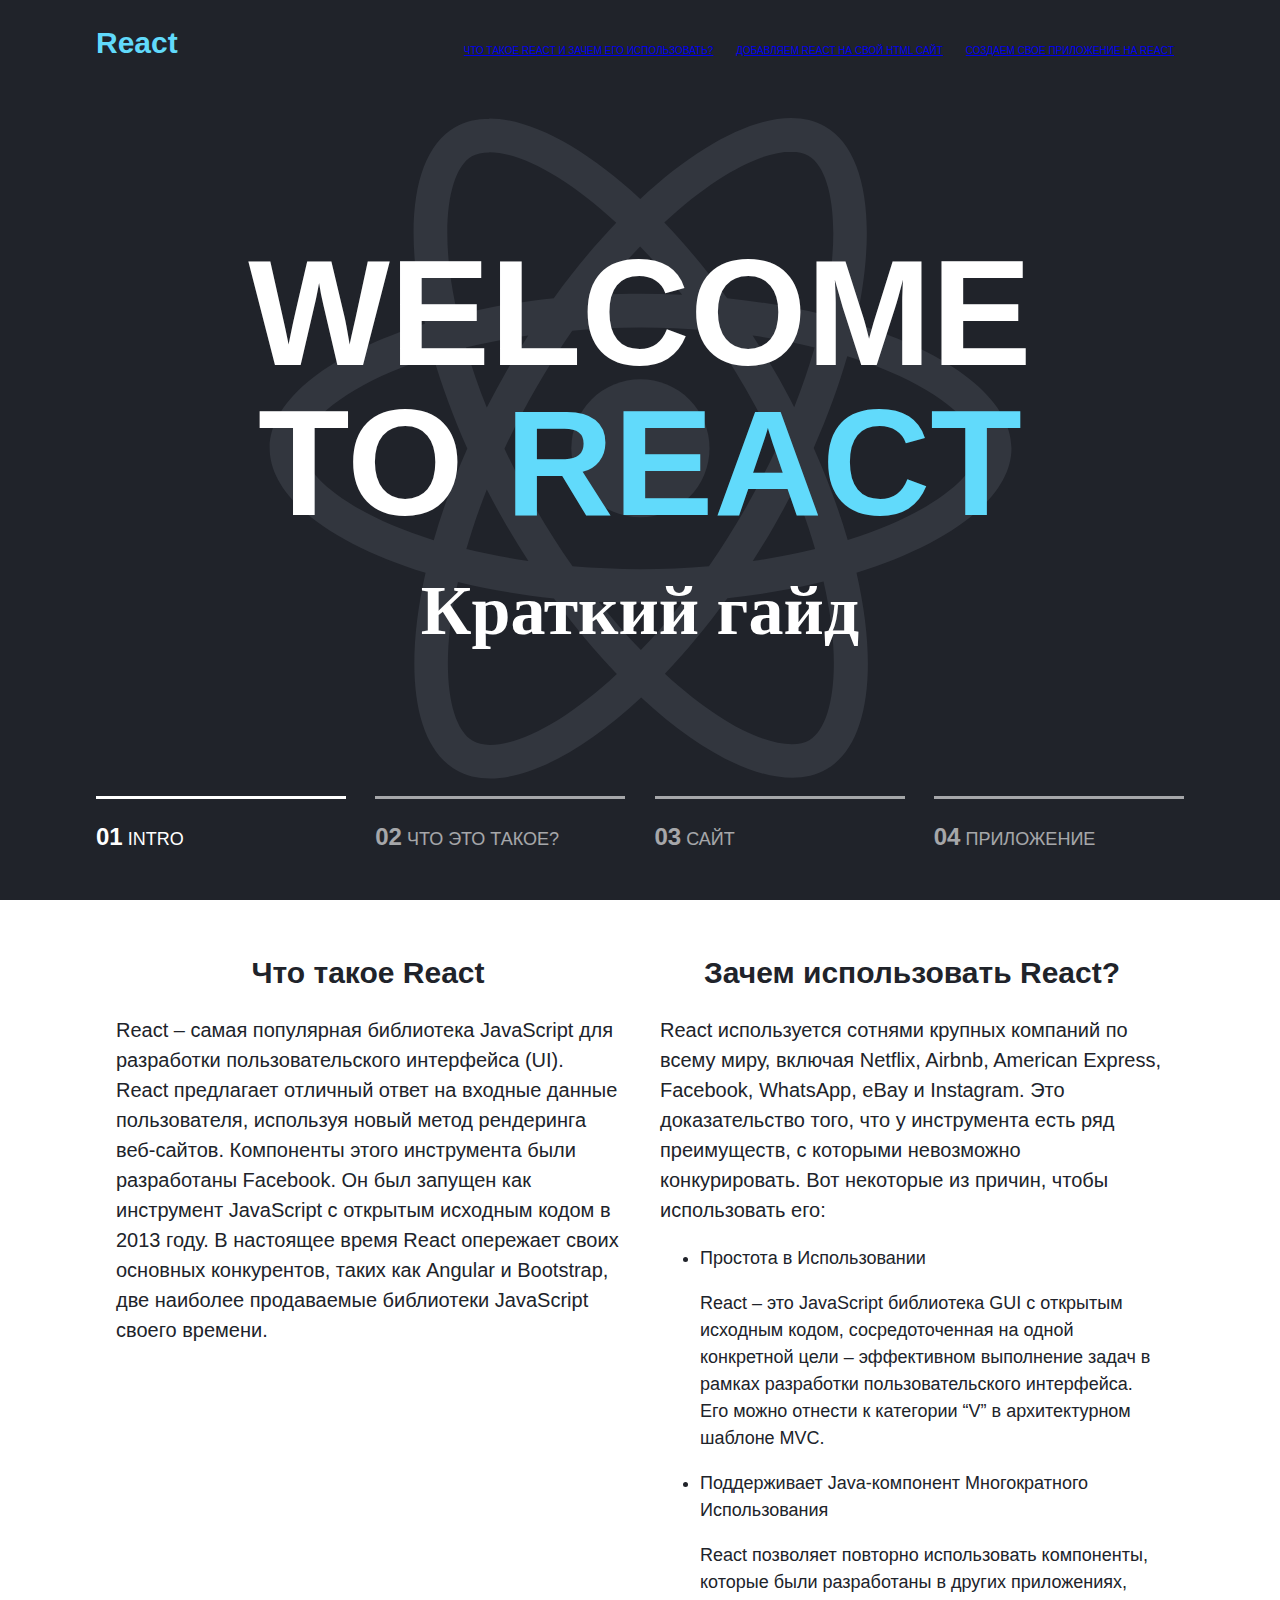
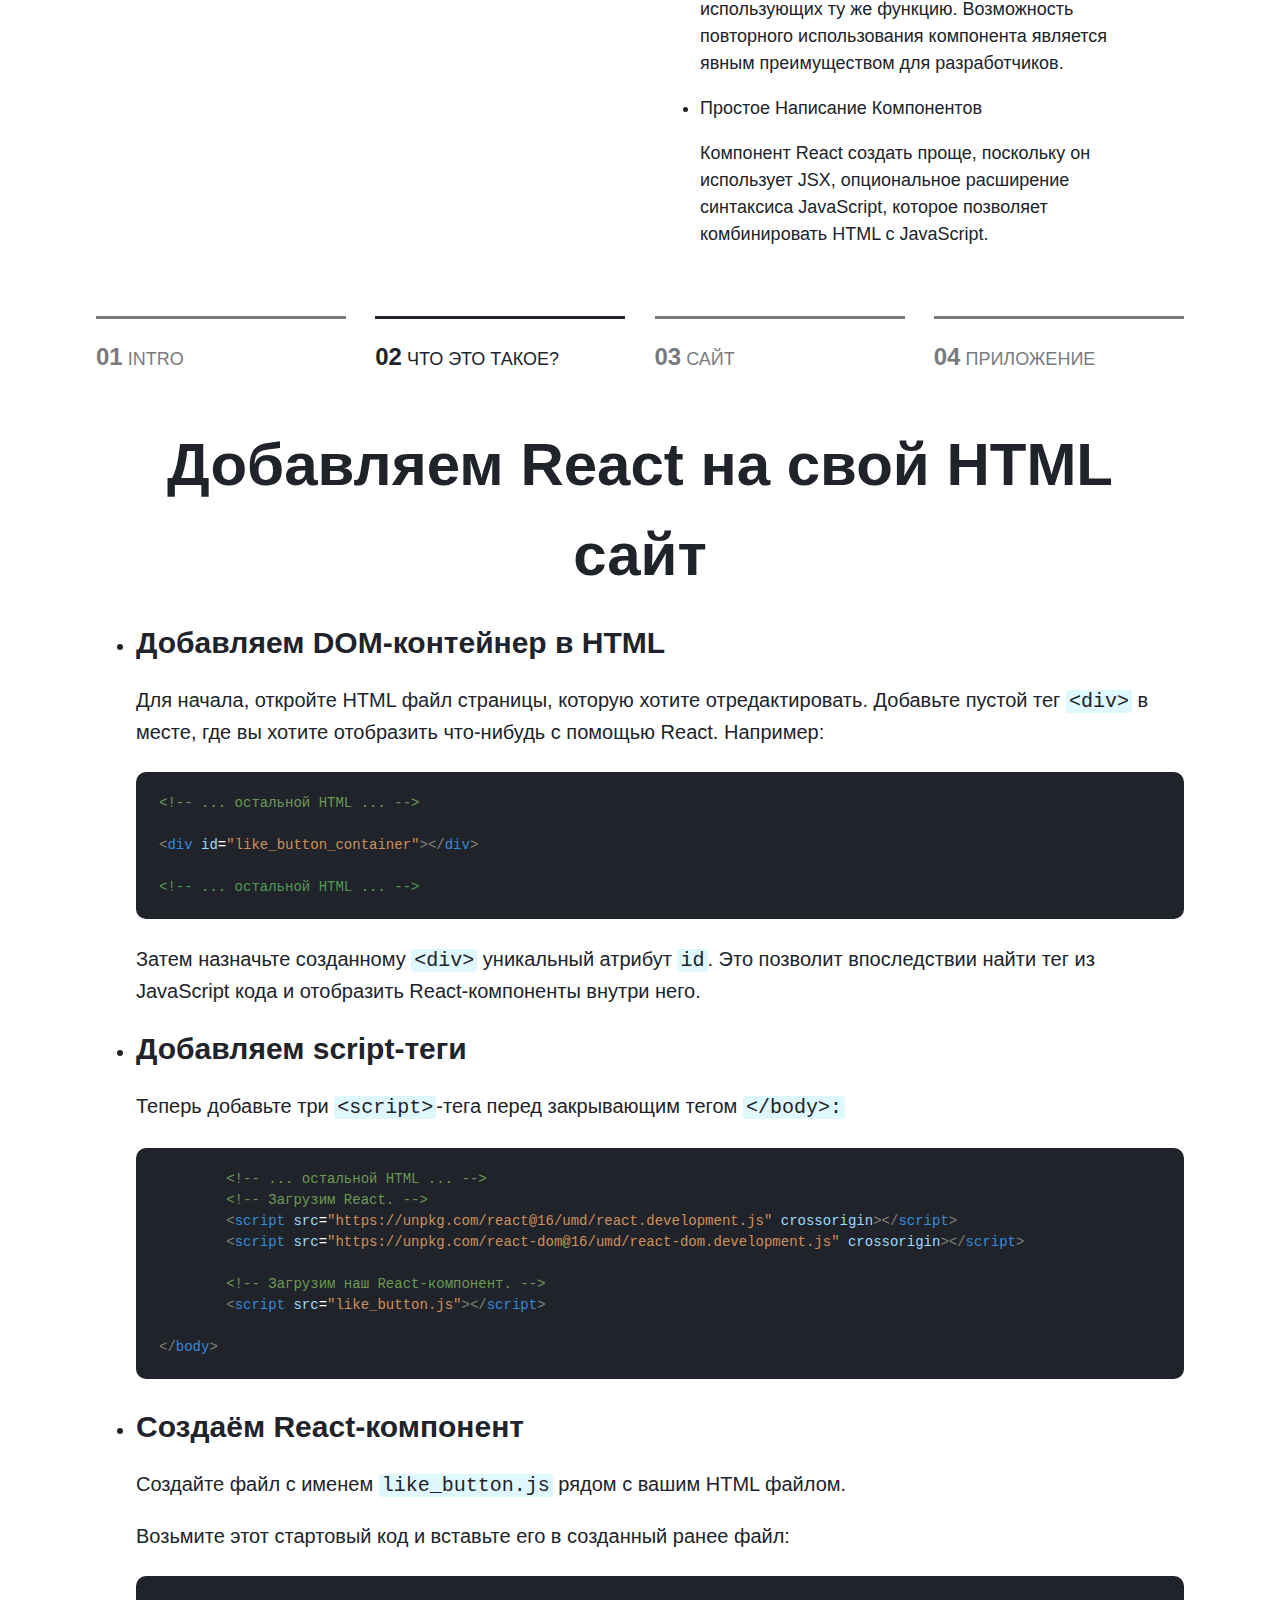
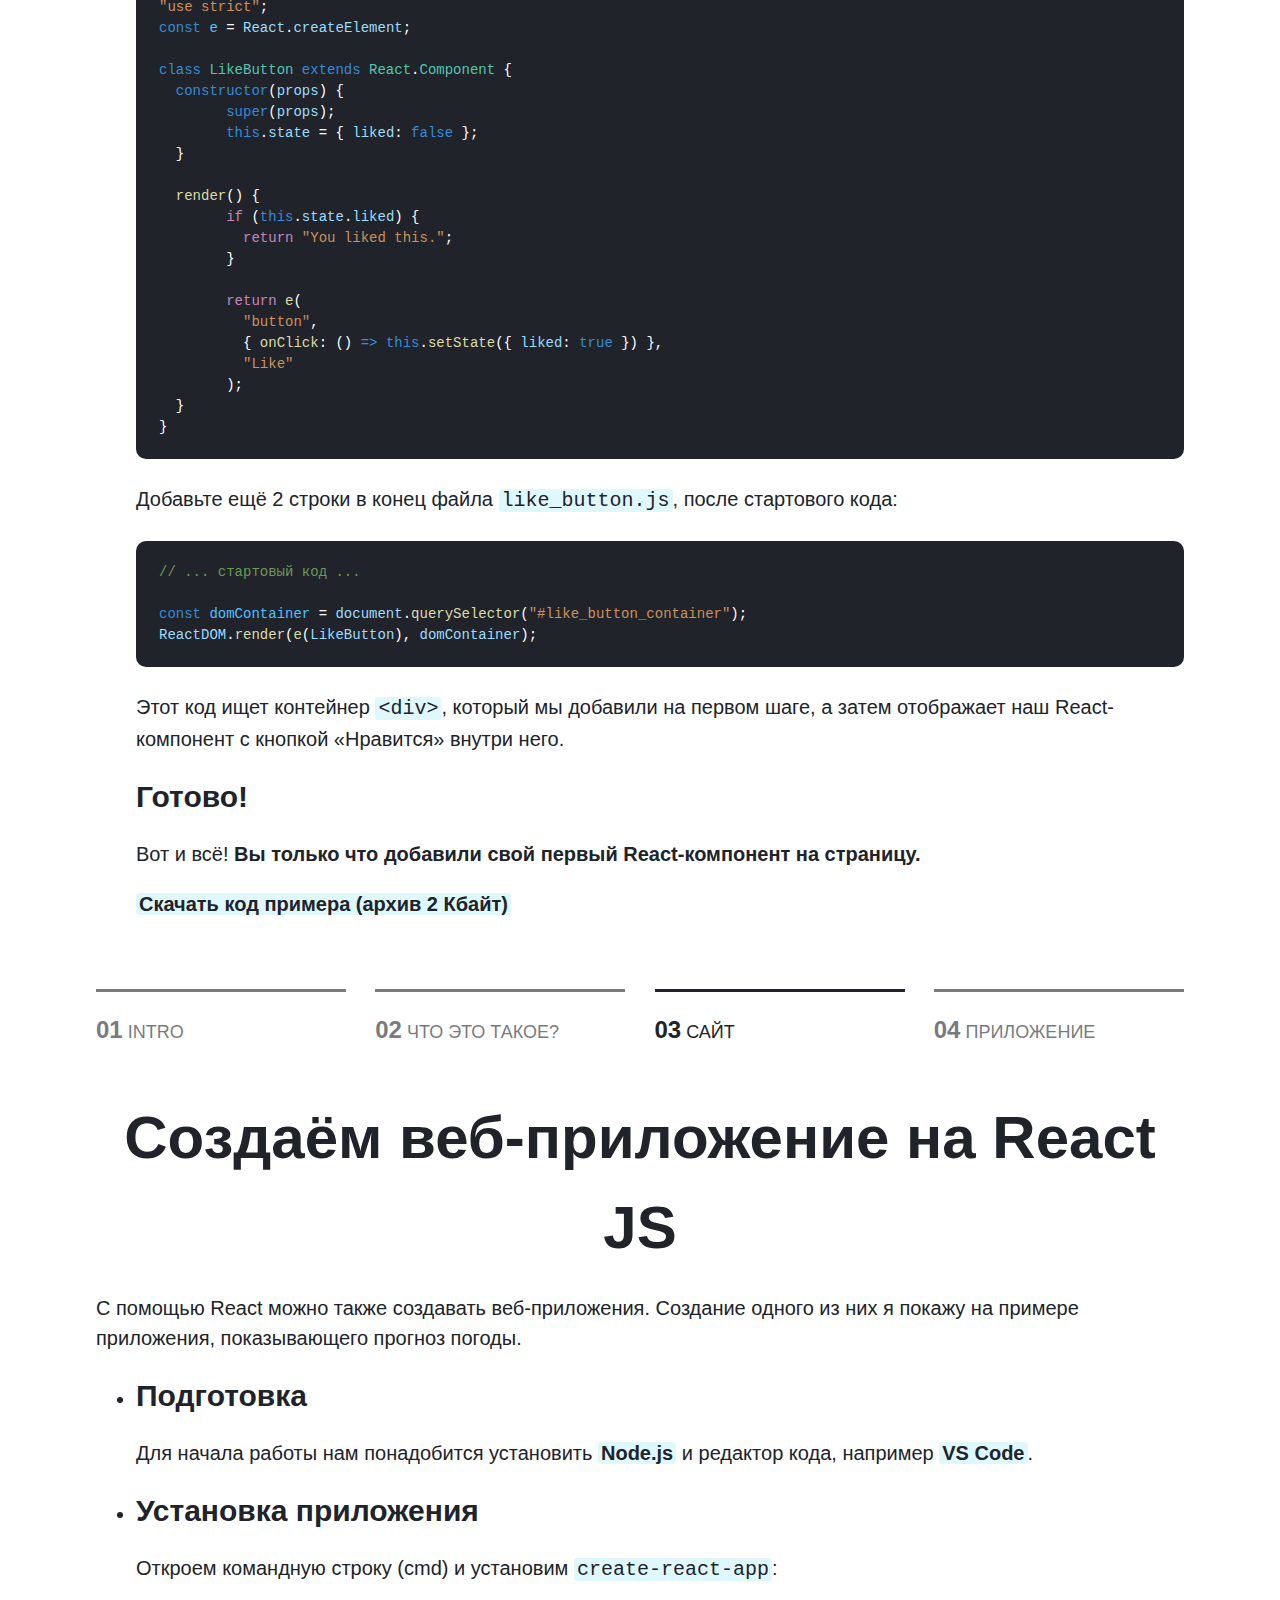
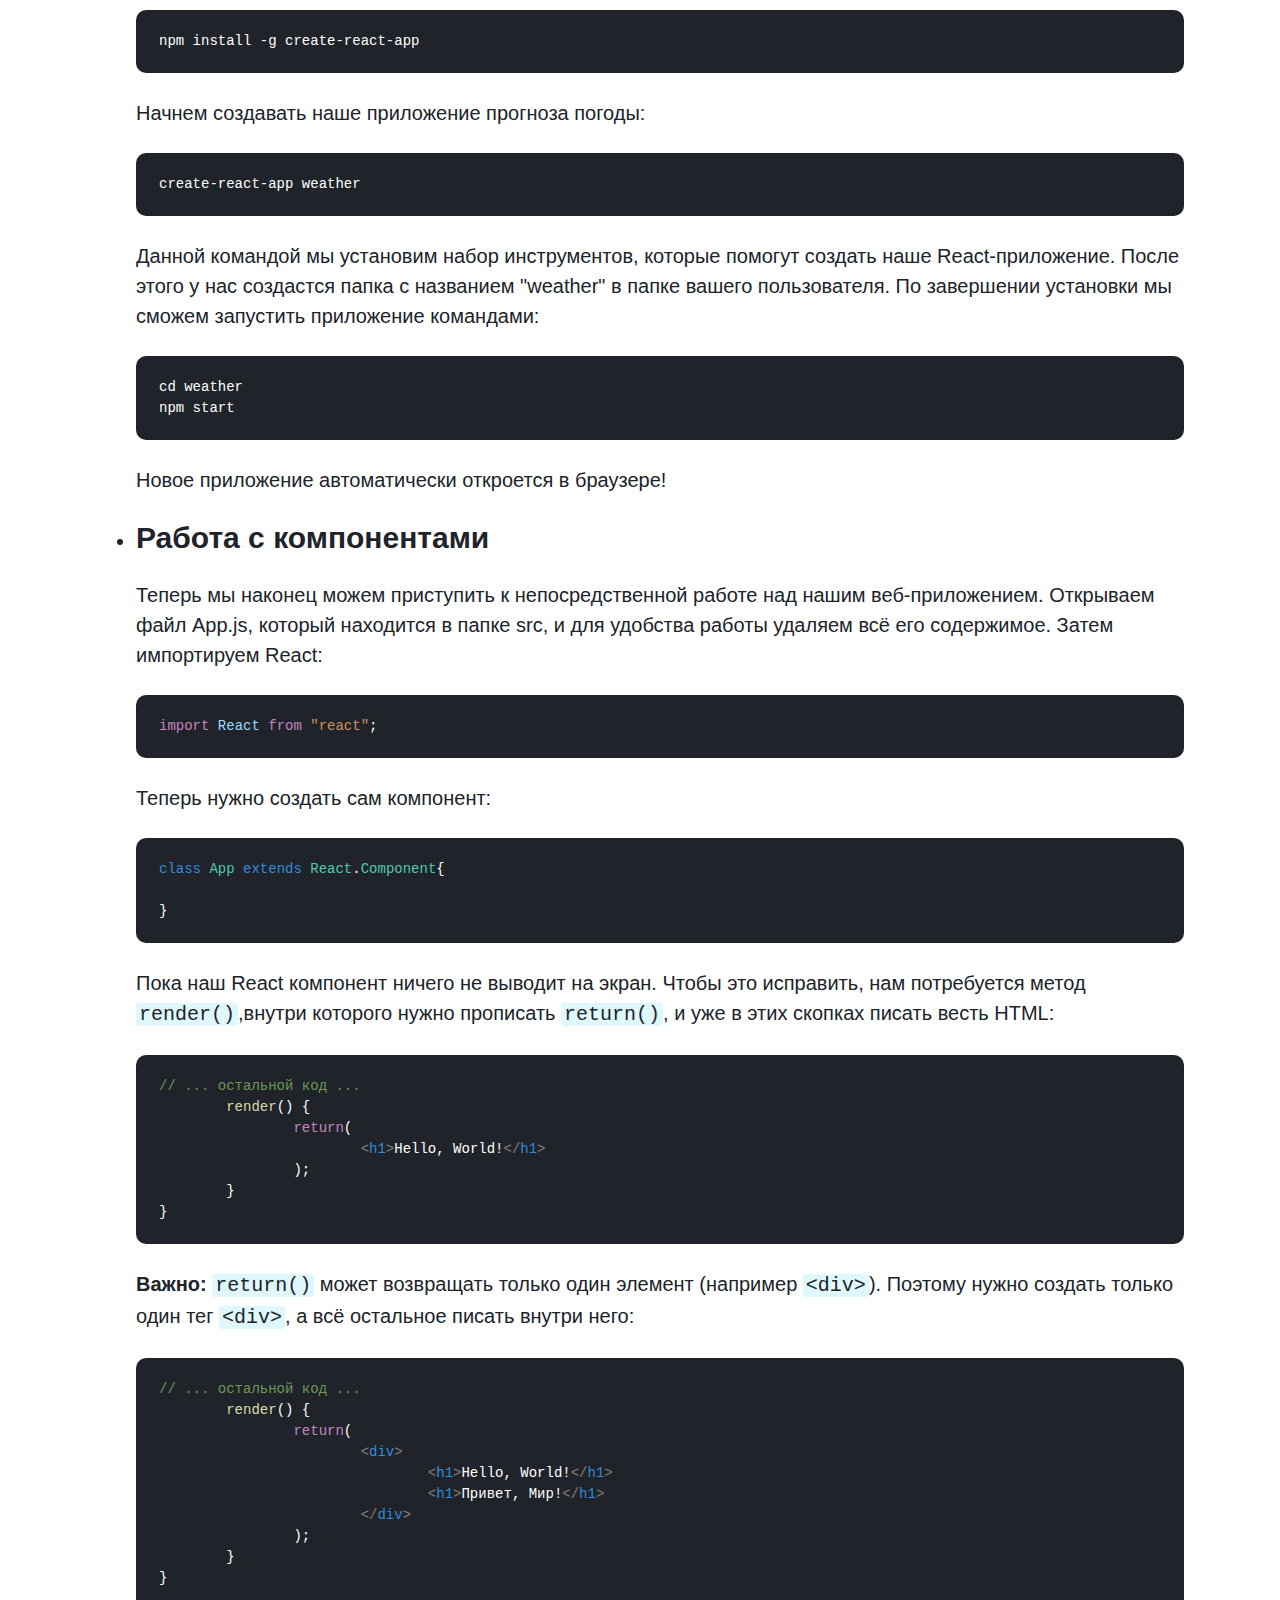
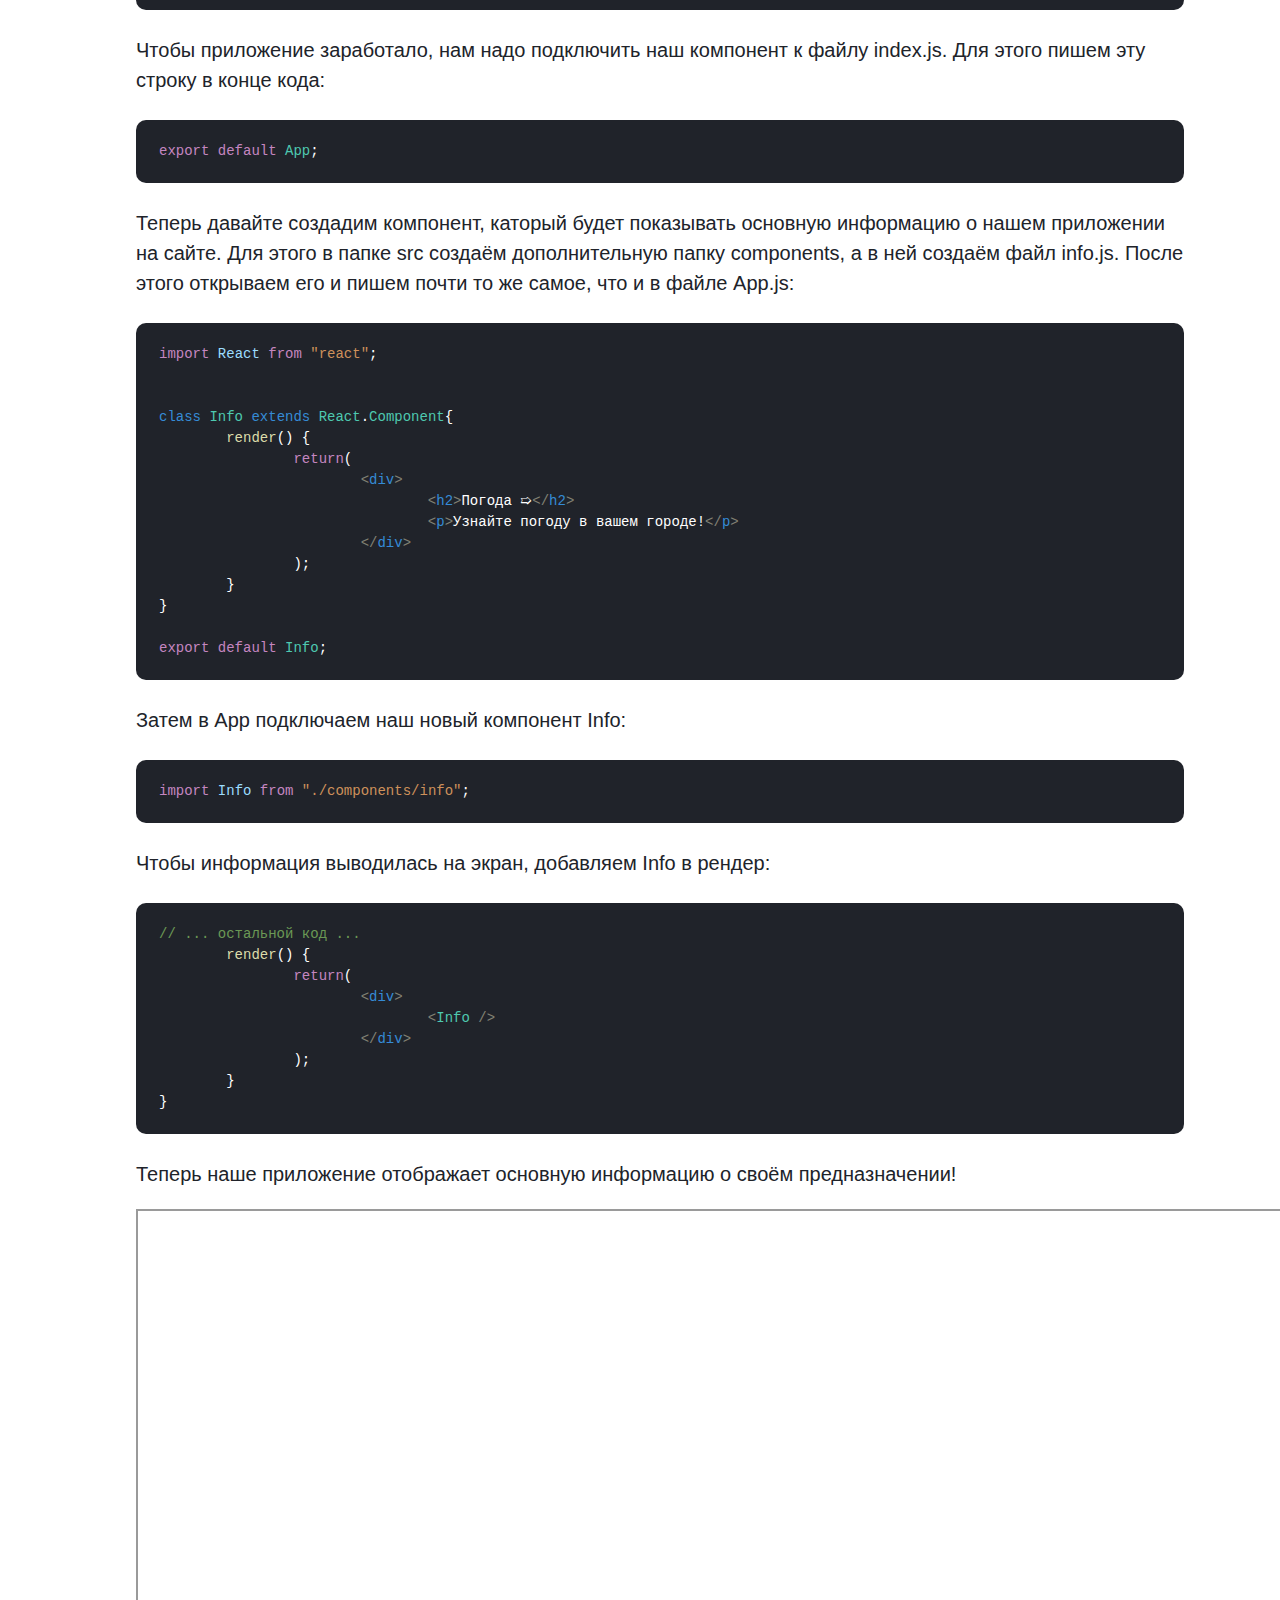
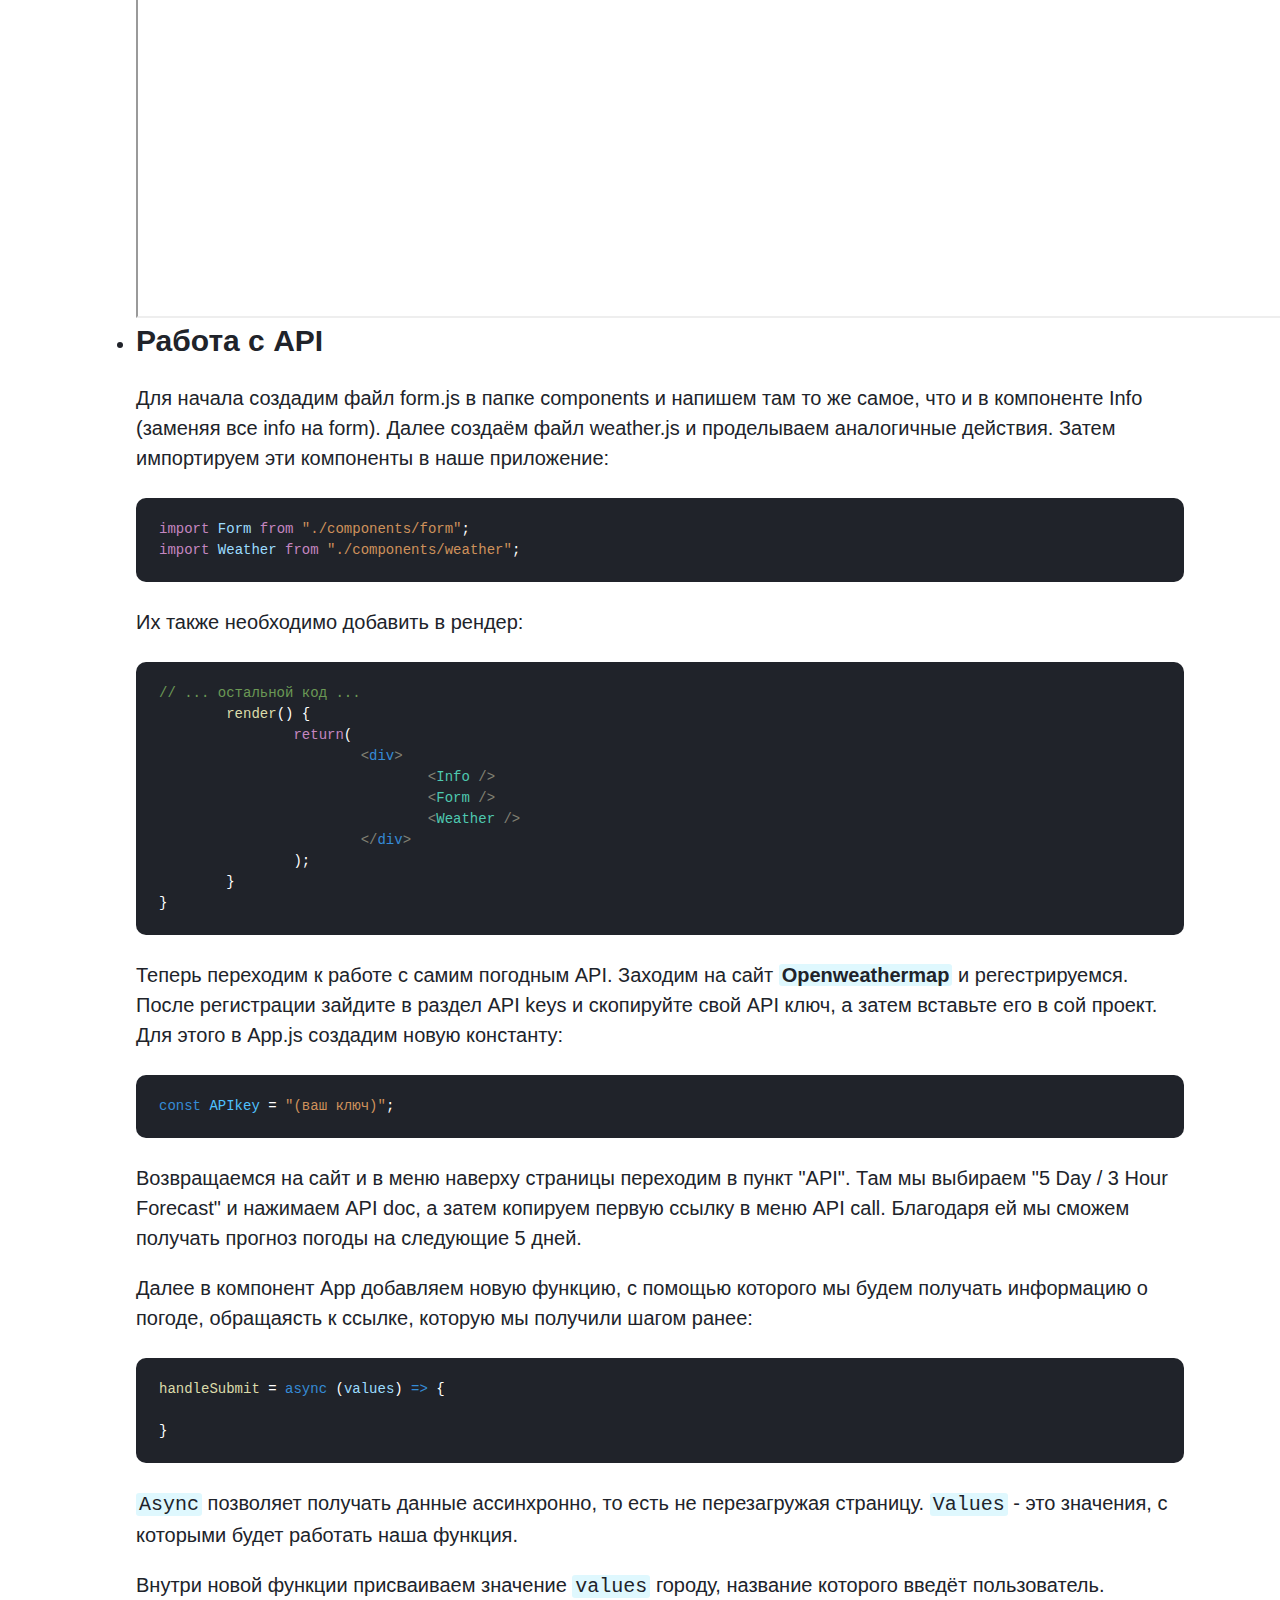
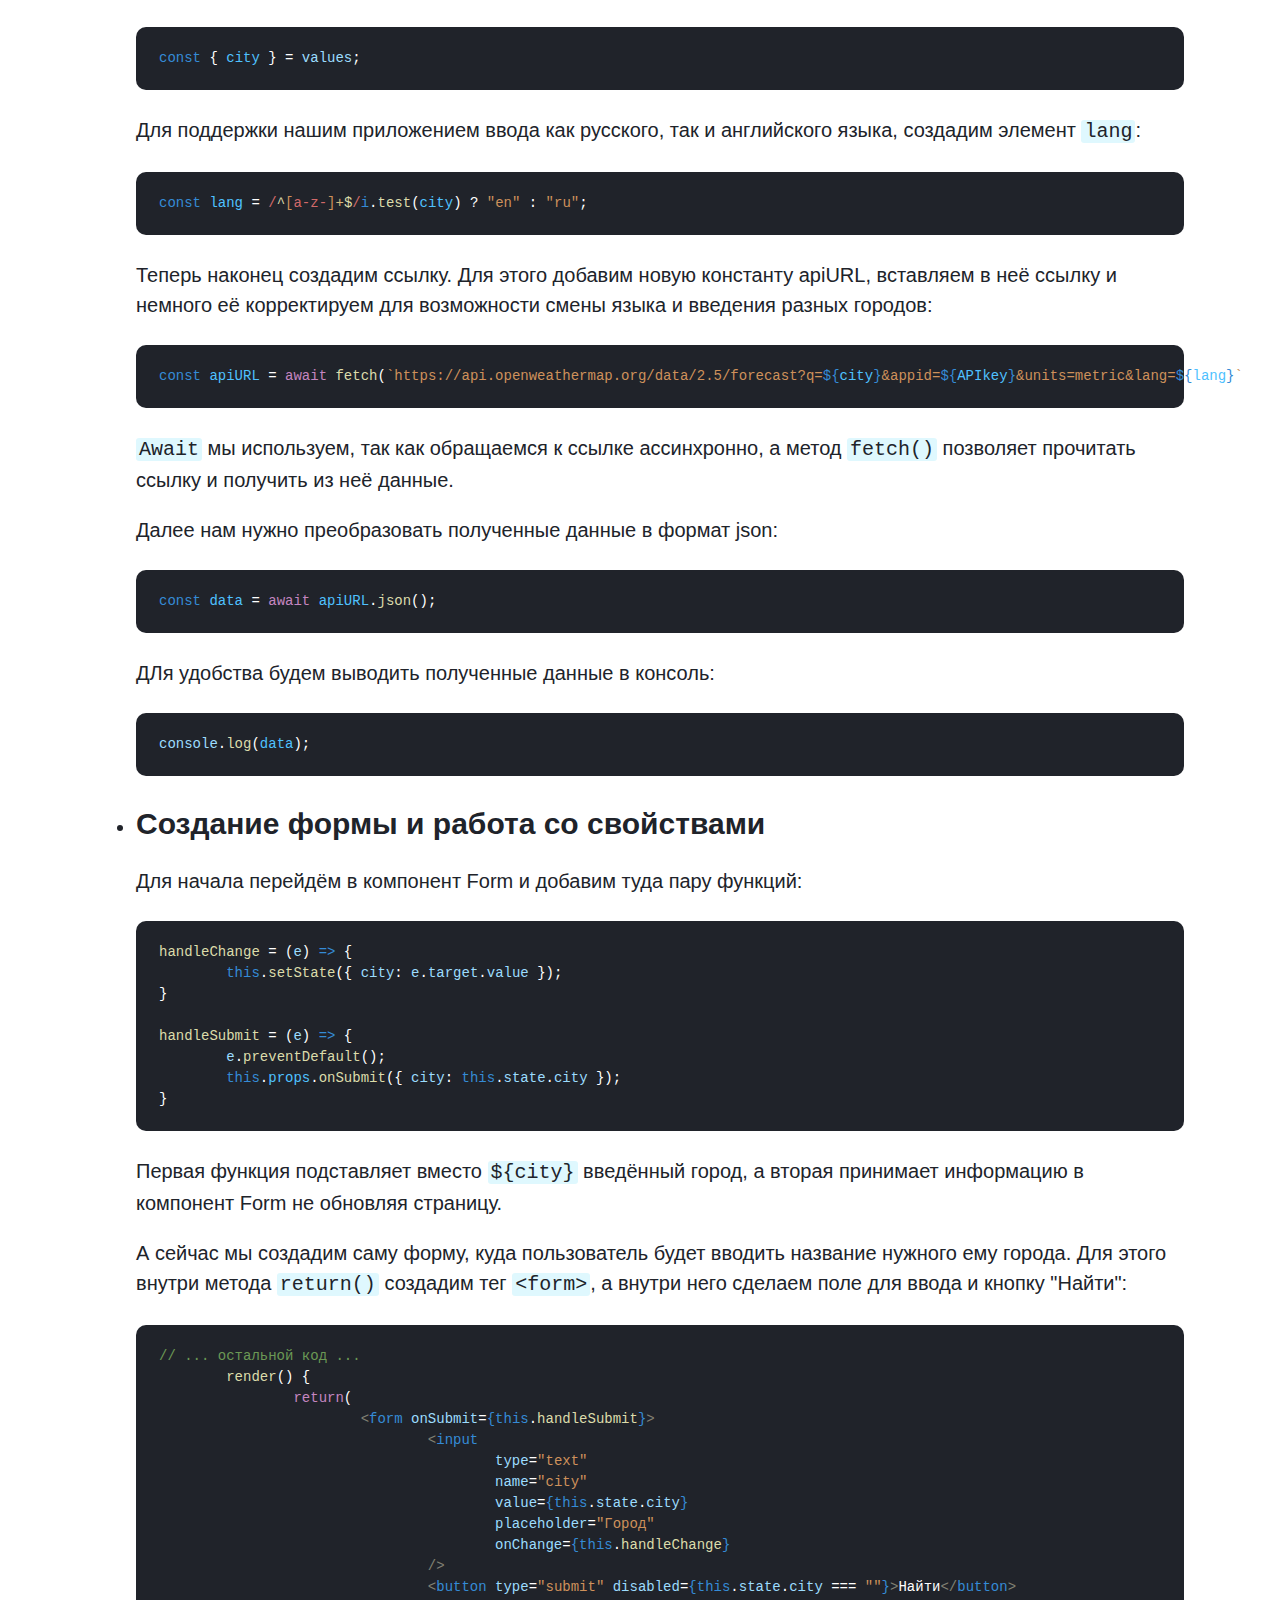
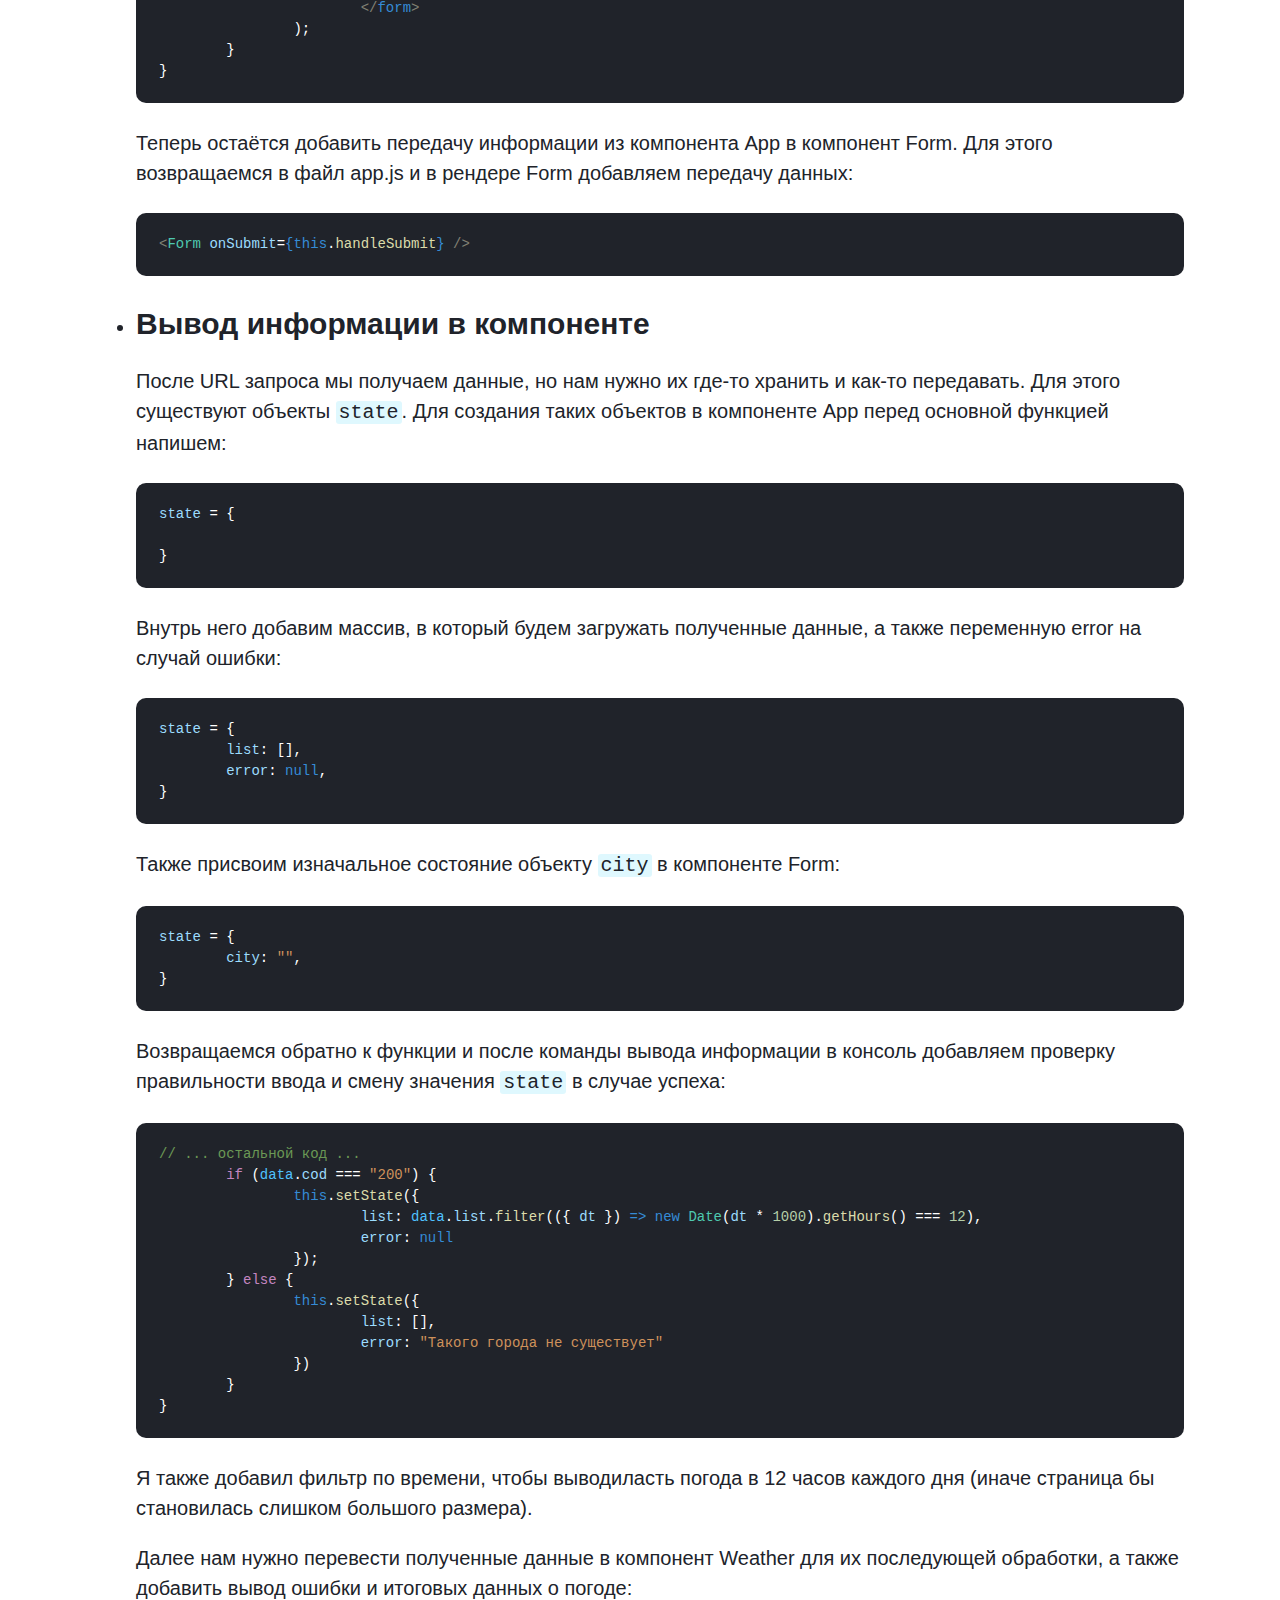
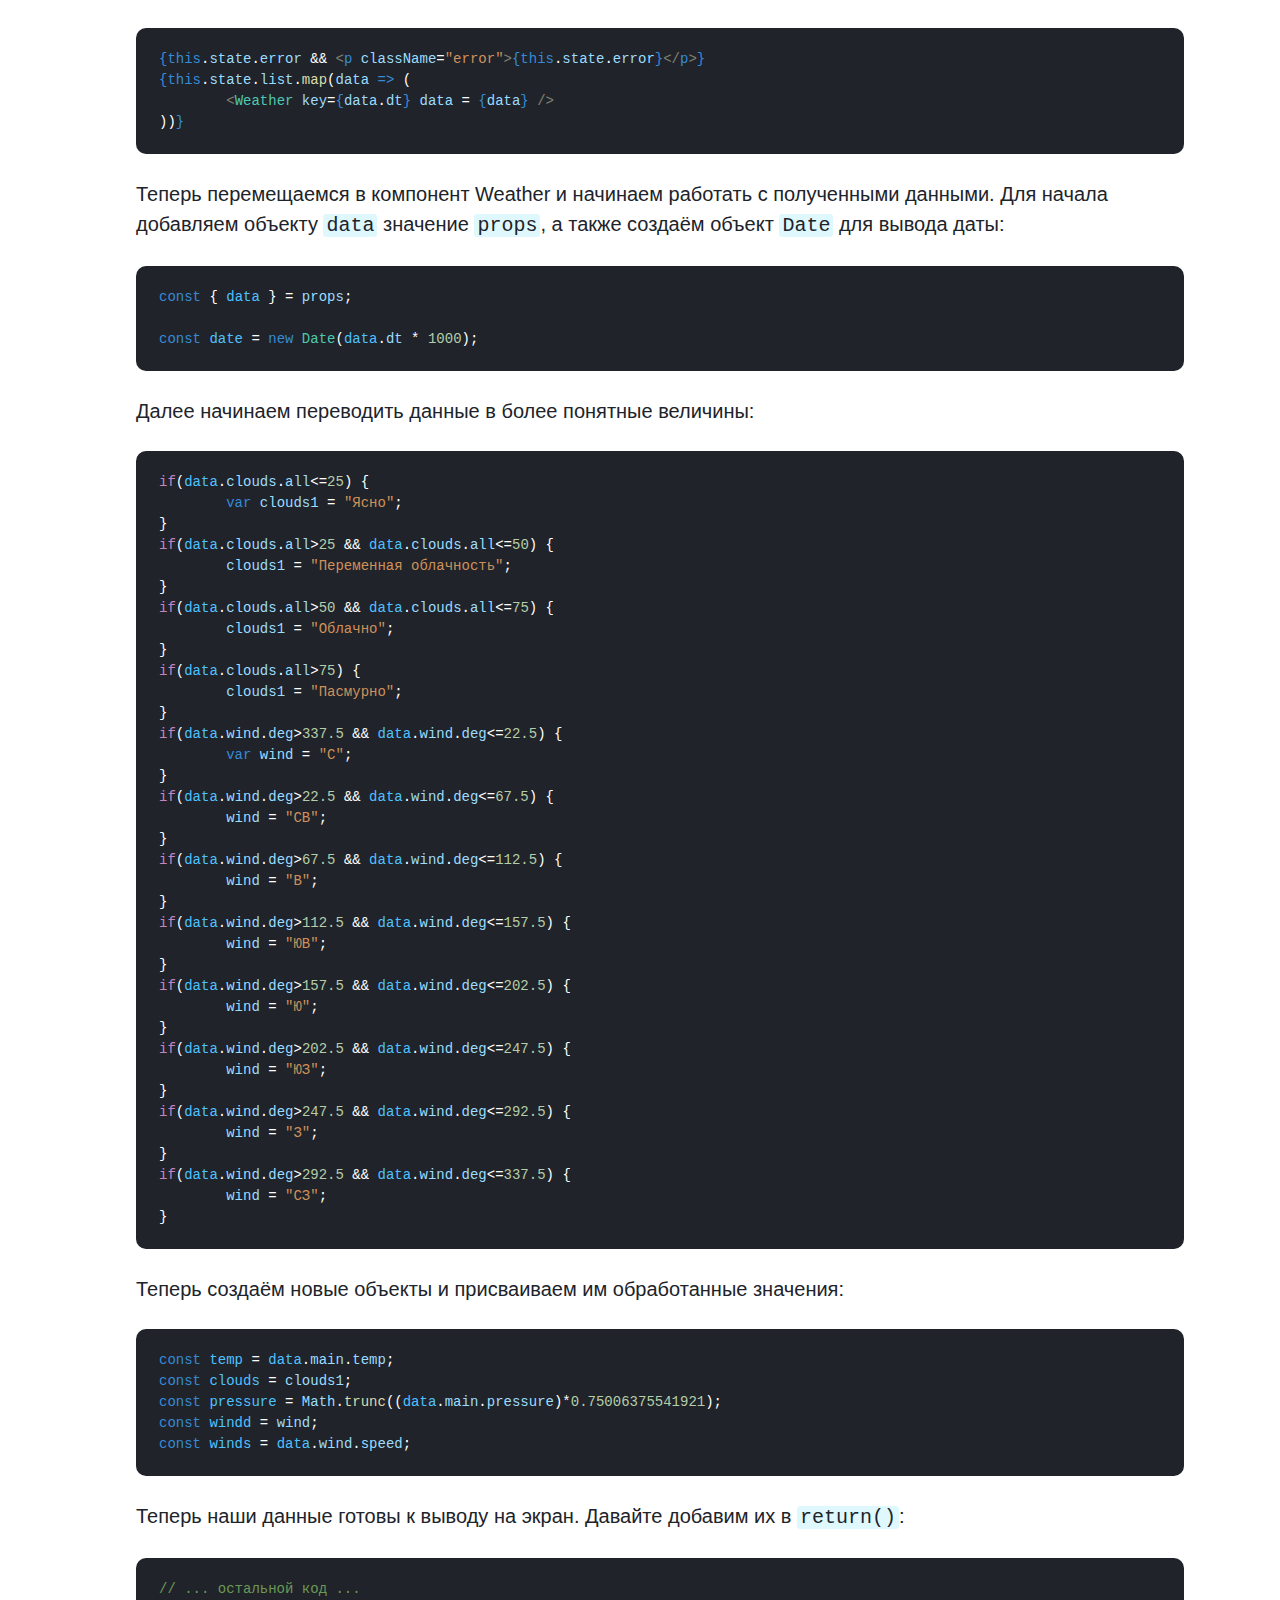
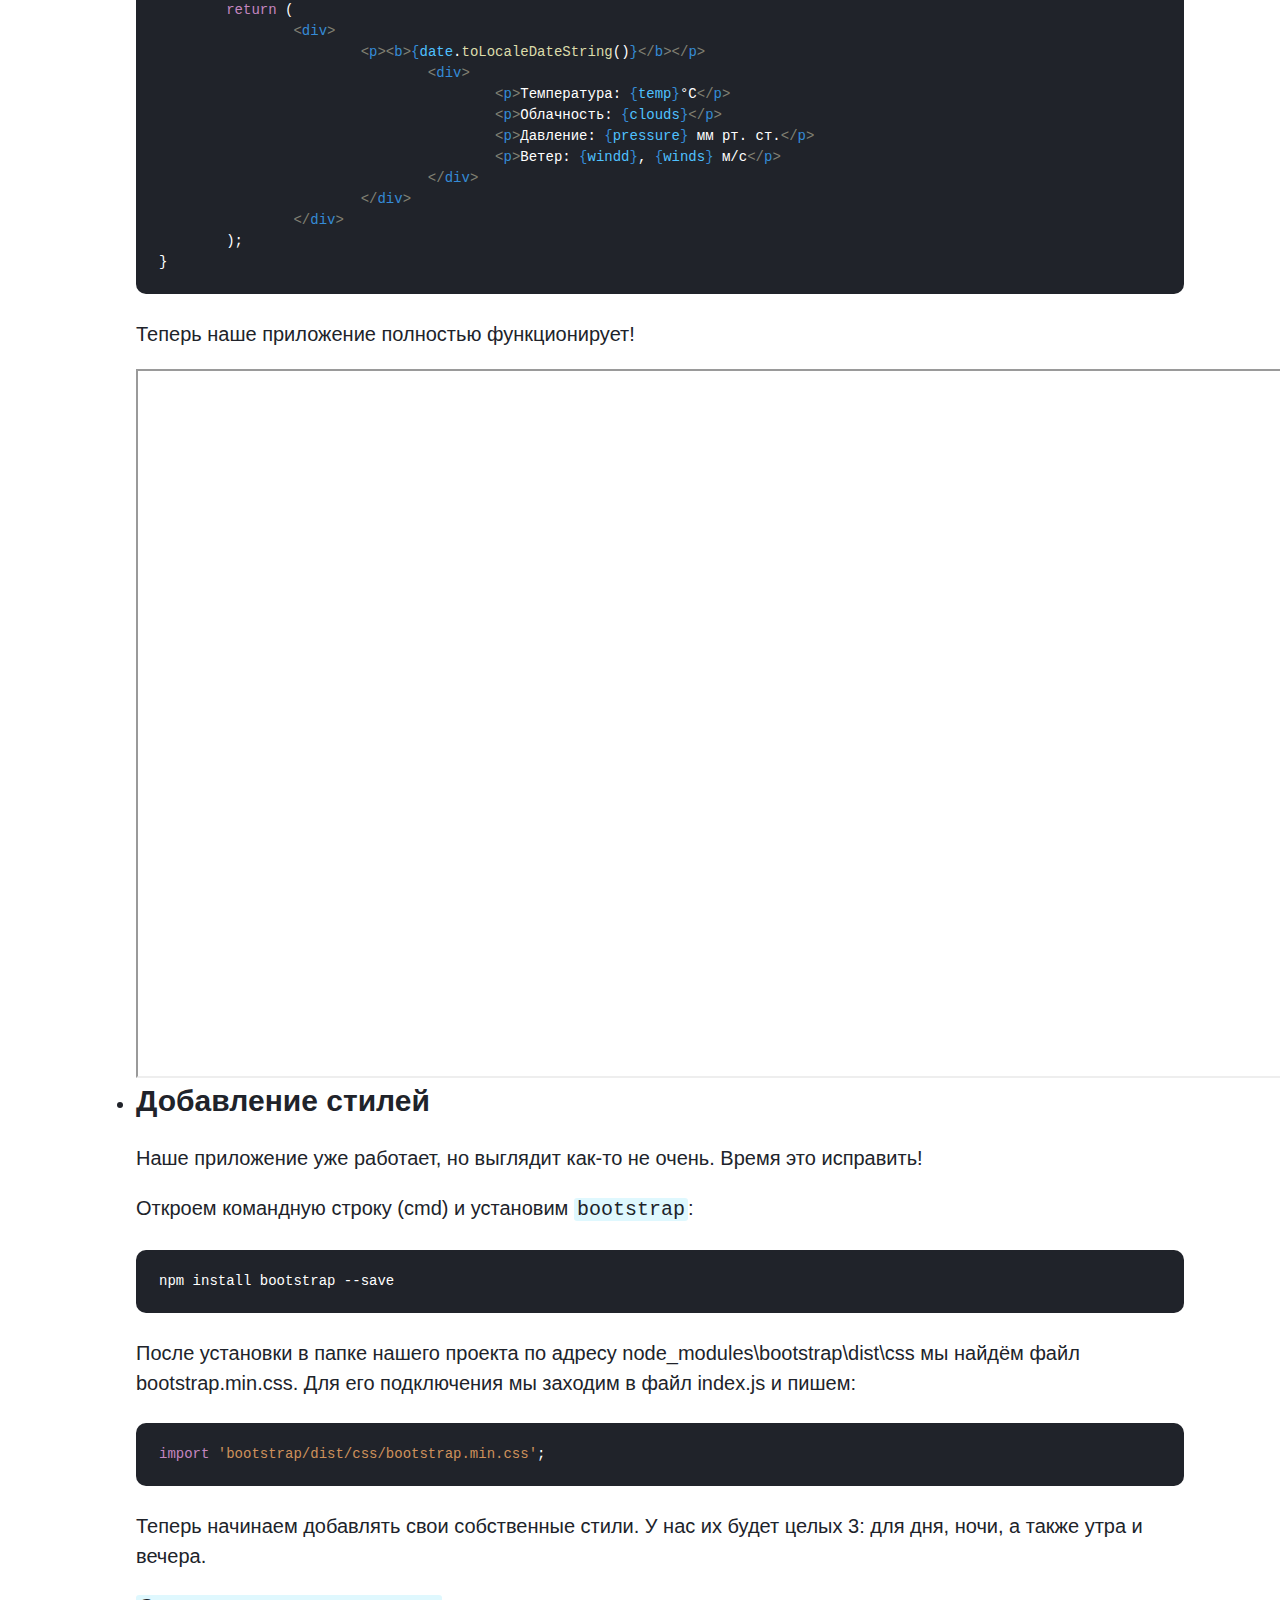
<file: index.html>
<html lang="en">
	<head>
		<meta charset="UTF-8">
		<link href="./images/favicon.ico" rel="icon">
		<link href="CSS/React.css" rel="stylesheet">
		<script src="https://code.jquery.com/jquery-3.6.0.js" integrity="sha256-H+K7U5CnXl1h5ywQfKtSj8PCmoN9aaq30gDh27Xc0jk=" crossorigin="anonymous"></script>
		<script src="JS/scroll.js"></script>
		<title>
			React
		</title>
	</head>
	<body>
		<div class="page">
			<header class="header">
				<div class="container">
					<div class="header__inner">
						<div class="header__logo"><a href="#intro">React</a></div>

						<nav class="nav">
							<a class="nav__link" href="#what">Что такое React и зачем его использовать?</a>
							<a class="nav__link" href="#html">Добавляем React на свой HTML сайт</a>
							<a class="nav__link" href="#app">Создаем свое приложение на React</a>
						</nav>
					</div>
				</div>
			</header>

			<div class="intro" id="intro">
				<div class="container">
					<div class="intro__inner">
						<h1 class="intro__title">Welcome to <span class="colored">React</span></h1>
						<h2 class="intro__subtitle">Краткий гайд</h2>
					</div>
				</div>

				<div class="slider" style="position: absolute;">
					<div class="container">
						<div class="slider__inner">
							<div class="slider__item__intro active">
								<span class="slider__num">01</span>
								Intro
							</div>
							<div class="slider__item__intro">
								<span class="slider__num">02</span>
								Что это такое?
							</div>
							<div class="slider__item__intro">
								<span class="slider__num">03</span>
								Сайт
							</div>
							<div class="slider__item__intro">
								<span class="slider__num">04</span>
								Приложение
							</div>
						</div>
					</div>
				</div>
			</div>

			<div class="what" id="what">
				<div class="container">
					<div class="what__item">
						<h1 class="what__title">Что такое React</h1>
						<p class="what__text">
								React – самая популярная библиотека JavaScript для разработки пользовательского интерфейса (UI). React предлагает отличный ответ на входные данные пользователя, используя новый метод рендеринга веб-сайтов.
								Компоненты этого инструмента были разработаны Facebook. Он был запущен как инструмент JavaScript с открытым исходным кодом в 2013 году. В настоящее время React опережает своих основных конкурентов, таких как Angular и Bootstrap, две наиболее продаваемые библиотеки JavaScript своего времени.
						</p>
					</div>
					<div class="what__item">
						<h1 class="what__title">Зачем использовать React?</h1>
						<p class="what__text">
							React используется сотнями крупных компаний по всему миру, включая Netflix, Airbnb, American Express, Facebook, WhatsApp, eBay и Instagram. Это доказательство того, что у инструмента есть ряд преимуществ, с которыми невозможно конкурировать. Вот некоторые из причин, чтобы использовать его:
							<ul class="what__list">
								<li>
									Простота в Использовании
									<p>
										React – это JavaScript библиотека GUI с открытым исходным кодом, сосредоточенная на одной конкретной цели – эффективном выполнение задач в рамках разработки пользовательского интерфейса. Его можно отнести к категории “V” в архитектурном шаблоне MVC.
									</p>
								</li>
								<li>
									Поддерживает Java-компонент Многократного Использования
									<p>
										React позволяет повторно использовать компоненты, которые были разработаны в других приложениях, использующих ту же функцию. Возможность повторного использования компонента является явным преимуществом для разработчиков.
									</p>
								</li>
								<li>
									Простое Написание Компонентов
									<p>
										Компонент React создать проще, поскольку он использует JSX, опциональное расширение синтаксиса JavaScript, которое позволяет комбинировать HTML с JavaScript.
									</p>
								</li>
							</ul>
						</p>
					</div>
				</div>

				<div class="slider">
					<div class="container">
						<div class="slider__inner">
							<div class="slider__item">
								<span class="slider__num">01</span>
								Intro
							</div>
							<div class="slider__item active">
								<span class="slider__num">02</span>
								Что это такое?
							</div>
							<div class="slider__item">
								<span class="slider__num">03</span>
								Сайт
							</div>
							<div class="slider__item">
								<span class="slider__num">04</span>
								Приложение
							</div>
						</div>
					</div>
				</div>
			</div>

			<div class="html" id="html">
				<div class="container">
					<div class="html__text">
						<h1 class="html__title">Добавляем React на свой HTML сайт</h1>
						<ul class="html__text">
							<li>
								<h1 class="html__subtitle">Добавляем DOM-контейнер в HTML</h1>
								<p>Для начала, откройте HTML файл страницы, которую хотите отредактировать. Добавьте пустой тег <code class="code">&lt;div></code> в месте, где вы хотите отобразить что-нибудь с помощью React. Например:</p>
								<div class="frame">
									<pre style="margin: 0.5rem;">
										<code>
<span style="color:#6b9955; ">&lt;!-- ... остальной HTML ... --></span>
										
<span style="color:#808073; ">&lt;</span><span style="color:#358bd6; ">div </span><span style="color:#9cdcfe;; ">id</span>=<span style="color:#ce915b; ">"like_button_container"</span><span style="color:#808073; ">></span><span style="color:#808073; ">&lt;/</span><span style="color:#358bd6; ">div</span><span style="color:#808073; ">></span>
										
<span style="color:#529956 ">&lt;!-- ... остальной HTML ... --></span>
										</code></pre>
								</div>
								<p>Затем назначьте созданному <code class="code">&lt;div></code> уникальный атрибут <code class="code">id</code>. Это позволит впоследствии найти тег из JavaScript кода и отобразить React-компоненты внутри него.</p>
							</li>
							<li>
								<h1 class="html__subtitle">Добавляем script-теги</h1>
								<p>Теперь добавьте три <code class="code">&ltscript></code>-тега перед закрывающим тегом <code class="code">&lt/body>:</code></p>
								<div class="frame">
									<pre style="margin: 0.5rem;">
										<code>
	<span style="color:#6b9955; ">&lt;!-- ... остальной HTML ... --&gt;</span>
	<span style="color:#6b9955; ">&lt;!-- Загрузим React. --&gt;</span>
	<span style="color:#808073; ">&lt;</span><span style="color:#358bd6; ">script </span><span style="color:#9cdcfe;; ">src</span>=<span style="color:#ce915b; ">"https://unpkg.com/react@16/umd/react.development.js"</span><span style="color:#9cdcfe;; "> crossorigin</span><span style="color:#808073; ">&gt;</span><span style="color:#808073; ">&lt;/</span><span style="color:#358bd6; ">script</span><span style="color:#808073; ">&gt;</span>
	<span style="color:#808073; ">&lt;</span><span style="color:#358bd6; ">script </span><span style="color:#9cdcfe;; ">src</span>=<span style="color:#ce915b; ">"https://unpkg.com/react-dom@16/umd/react-dom.development.js"</span><span style="color:#9cdcfe;; "> crossorigin</span><span style="color:#808073; ">&gt;</span><span style="color:#808073; ">&lt;/</span><span style="color:#358bd6; ">script</span><span style="color:#808073; ">&gt;</span>

	<span style="color:#6b9955; ">&lt;!-- Загрузим наш React-компонент. --&gt;</span>
	<span style="color:#808073; ">&lt;</span><span style="color:#358bd6; ">script </span><span style="color:#9cdcfe;; ">src</span>=<span style="color:#ce915b; ">"like_button.js"</span><span style="color:#808073; ">&gt;</span><span style="color:#808073; ">&lt;/</span><span style="color:#358bd6; ">script</span><span style="color:#808073; ">&gt;</span>

<span style="color:#808073; ">&lt;/</span><span style="color:#358bd6; ">body</span><span style="color:#808073; ">&gt;</span>	
										</code></pre>
								</div>
							</li>
							<li>
								<h1 class="html__subtitle">Создаём React-компонент</h1>
								<p>Создайте файл с именем <code class="code">like_button.js</code> рядом с вашим HTML файлом.</p>
								<p>Возьмите этот стартовый код и вставьте его в созданный ранее файл:</p>
								<div class="frame">
									<pre style="margin: 0.5rem;">
										<code>
<span style="color:#ce915b; ">"use strict"</span>;
<span style="color:#358bd6; ">const</span><span style="color:#4fc1ff; "> e </span>=<span style="color:#9cdcfe;; "> React</span>.<span style="color:#9cdcfe;; ">createElement</span>;

<span style="color:#358bd6; ">class</span><span style="color:#4ec9b0; "> LikeButton </span><span style="color:#358bd6; ">extends</span><span style="color:#4ec9b0; "> React</span>.<span style="color:#4ec9b0; ">Component </span>{
  <span style="color:#358bd6; ">constructor</span>(<span style="color:#9cdcfe;; ">props</span>) {
	<span style="color:#358bd6; ">super</span>(<span style="color:#9cdcfe;; ">props</span>);
	<span style="color:#358bd6; ">this</span>.<span style="color:#9cdcfe;; ">state </span>= {<span style="color:#9cdcfe;; "> liked</span>: <span style="color:#358bd6; ">false</span> };
  }

  <span style="color:#dcdcaa; ">render</span>() {
	<span style="color:#c586c0; ">if</span> (<span style="color:#358bd6; ">this</span>.<span style="color:#9cdcfe;; ">state</span>.<span style="color:#9cdcfe;; ">liked</span>) {
	  <span style="color:#c586c0; ">return</span> <span style="color:#ce915b; ">"You liked this."</span>;
	}

	<span style="color:#c586c0; ">return</span><span style="color:#dcdcaa; "> e</span>(
	  <span style="color:#ce915b; ">"button"</span>,
	  {<span style="color:#dcdcaa; "> onClick</span>: () <span style="color:#358bd6; ">=</span><span style="color:#358bd6; ">&gt;</span> <span style="color:#358bd6; ">this</span>.<span style="color:#dcdcaa; ">setState</span>({<span style="color:#9cdcfe;; "> liked</span>: <span style="color:#358bd6; ">true</span> }) },
	  <span style="color:#ce915b; ">"Like"</span>
	);
  }
}
										</code></pre>
								</div>
								<p>Добавьте ещё 2 строки в конец файла <code class="code">like_button.js</code>, после стартового кода:</p>
								<div class="frame">
									<pre style="margin: 0.5rem;">
										<code>
<span style="color:#6b9955; ">// ... стартовый код ...</span>

<span style="color:#358bd6; ">const</span><span style="color:#4fc1ff; "> domContainer </span>=<span style="color:#9cdcfe;; "> document</span>.<span style="color:#dcdcaa; ">querySelector</span>(<span style="color:#ce915b; ">"#like_button_container"</span>);
<span style="color:#9cdcfe;; ">ReactDOM</span>.<span style="color:#dcdcaa; ">render</span>(<span style="color:#dcdcaa; ">e</span>(<span style="color:#9cdcfe;; ">LikeButton</span>),<span style="color:#9cdcfe;; "> domContainer</span>);
										</code></pre>
								</div>
								<p>Этот код ищет контейнер <code class="code">&lt;div></code>, который мы добавили на первом шаге, а затем отображает наш React-компонент с кнопкой «Нравится» внутри него.</p>
								<h1 class="html__subtitle">Готово!</h1>
								<p>Вот и всё! <b>Вы только что добавили свой первый React-компонент на страницу.</b></p>
								<p class="example"><a href="https://gist.github.com/gaearon/6668a1f6986742109c00a581ce704605/archive/f6c882b6ae18bde42dcf6fdb751aae93495a2275.zip" target="_self">Скачать код примера (архив 2 Кбайт)</a></p>
								<br>
							</li>
						</ul>
					</div>
				</div>

				<div class="slider">
					<div class="container">
						<div class="slider__inner">
							<div class="slider__item">
								<span class="slider__num">01</span>
								Intro
							</div>
							<div class="slider__item">
								<span class="slider__num">02</span>
								Что это такое?
							</div>
							<div class="slider__item active">
								<span class="slider__num">03</span>
								Сайт
							</div>
							<div class="slider__item">
								<span class="slider__num">04</span>
								Приложение
							</div>
						</div>
					</div>
				</div>
			</div>

			<div class="app" id="app">
				<div class="container">
					<div class="app__text">
						<h1 class="app__title">Создаём веб-приложение на React JS</h1>
						<p>С помощью React можно также создавать веб-приложения. Создание одного из них я покажу на примере приложения, показывающего прогноз погоды.</p>
						<ul class="app__text">
							<li>
								<h1 class="app__subtitle">Подготовка</h1>
								<p>Для начала работы нам понадобится установить <span class="app__links"><a href="https://nodejs.org/ru/" target="_block">Node.js</a></span> и редактор кода, например <span class="app__links"><a href="https://code.visualstudio.com/" target="_block">VS Code</a></span>.</p>
							</li>
							<li>
								<h1 class="app__subtitle">Установка приложения</h1>
								<p>Откроем командную строку (cmd) и установим  <code class="code">create-react-app</code>:</p>
								<div class="frame">
									<pre style="margin: 0.5rem;">
										<code>
npm install -g create-react-app
										</code></pre>
								</div>
								<p>Начнем создавать наше приложение прогноза погоды:</p>
								<div class="frame">
									<pre style="margin: 0.5rem;">
										<code>
create-react-app weather
										</code></pre>
								</div>
								<p>Данной командой мы установим набор инструментов, которые помогут создать наше React-приложение. После этого у нас создастся папка с названием "weather" в папке вашего пользователя. По завершении установки мы сможем запустить приложение командами:</p>								
								<div class="frame">
									<pre style="margin: 0.5rem;">
										<code>
cd weather
npm start
										</code></pre>
								</div>
								<p>Новое приложение автоматически откроется в браузере!</p>								
							</li>
							<li>
								<h1 class="app__subtitle">Работа с компонентами</h1>
								<p>Теперь мы наконец можем приступить к непосредственной работе над нашим веб-приложением. Открываем файл App.js, который находится в папке src, и для удобства работы удаляем всё его содержимое. Затем импортируем React:</p>
								<div class="frame">
									<pre style="margin: 0.5rem;">
										<code>
<span style="color:#c586c0; ">import</span><span style="color: #9cdcfe; "> React</span><span style="color:#c586c0; "> from </span><span style="color:#ce915b; ">"react"</span>;											
										</code></pre>
								</div>
								<p>Теперь нужно создать сам компонент:</p>
								<div class="frame">
									<pre style="margin: 0.5rem;">
										<code>
<span style="color:#358bd6; ">class</span><span style="color:#4ec9b0; "> App </span><span style="color:#358bd6; ">extends</span><span style="color:#4ec9b0; "> React</span>.<span style="color:#4ec9b0; ">Component</span>{

}
										</code></pre>
								</div>
								<p>Пока наш React компонент ничего не выводит на экран. Чтобы это исправить, нам потребуется метод <code class="code">render()</code>,внутри которого нужно прописать <code class="code">return()</code>, и уже в этих скопках писать весть HTML:</p>
								<div class="frame">
									<pre style="margin: 0.5rem;">
										<code>
<span style="color:#6b9955; ">// ... остальной код ...</span>
	<span style="color:#dcdcaa; ">render</span>() {
		<span style="color:#c586c0; ">return</span>(
			<span style="color:#808073; ">&lt;</span><span style="color:#358bd6; ">h1</span><span style="color:#808073; ">></span>Hello, World!<span style="color:#808073; ">&lt;/</span><span style="color:#358bd6; ">h1</span><span style="color:#808073; ">></span>
		);
	}
}
										</code></pre>
								</div>
								<p><b>Важно:</b> <code class="code">return()</code> может возвращать только один элемент (например <code class="code">&lt;div></code>). Поэтому нужно создать только один тег <code class="code">&lt;div></code>, а всё остальное писать внутри него:</p>
								<div class="frame">
									<pre style="margin: 0.5rem;">
										<code>
<span style="color:#6b9955; ">// ... остальной код ...</span>
	<span style="color:#dcdcaa; ">render</span>() {
		<span style="color:#c586c0; ">return</span>(
			<span style="color:#808073; ">&lt;</span><span style="color:#358bd6; ">div</span><span style="color:#808073; ">></span>
				<span style="color:#808073; ">&lt;</span><span style="color:#358bd6; ">h1</span><span style="color:#808073; ">></span>Hello, World!<span style="color:#808073; ">&lt;/</span><span style="color:#358bd6; ">h1</span><span style="color:#808073; ">></span>
				<span style="color:#808073; ">&lt;</span><span style="color:#358bd6; ">h1</span><span style="color:#808073; ">></span>Привет, Мир!<span style="color:#808073; ">&lt;/</span><span style="color:#358bd6; ">h1</span><span style="color:#808073; ">></span>
			<span style="color:#808073; ">&lt;/</span><span style="color:#358bd6; ">div</span><span style="color:#808073; ">></span>
		);
	}
}
										</code></pre>
								</div>
								<p>Чтобы приложение заработало, нам надо подключить наш компонент к файлу index.js. Для этого пишем эту строку в конце кода:</p>
								<div class="frame">
									<pre style="margin: 0.5rem;">
										<code>
<span style="color:#c586c0; ">export default</span><span style="color:#4ec9b0; "> App</span>;
										</code></pre>
								</div>
								<p>Теперь давайте создадим компонент, каторый будет показывать основную информацию о нашем приложении на сайте. Для этого в папке src создаём дополнительную папку components, а в ней создаём файл info.js. После этого открываем его и пишем почти то же самое, что и в файле App.js:</p>
								<div class="frame">
									<pre style="margin: 0.5rem;">
										<code>
<span style="color:#c586c0; ">import</span><span style="color: #9cdcfe; "> React</span><span style="color:#c586c0; "> from </span><span style="color:#ce915b; ">"react"</span>;


<span style="color:#358bd6; ">class</span><span style="color:#4ec9b0; "> Info </span><span style="color:#358bd6; ">extends</span><span style="color:#4ec9b0; "> React</span>.<span style="color:#4ec9b0; ">Component</span>{
	<span style="color:#dcdcaa; ">render</span>() {
		<span style="color:#c586c0; ">return</span>(
			<span style="color:#808073; ">&lt;</span><span style="color:#358bd6; ">div</span><span style="color:#808073; ">></span>
				<span style="color:#808073; ">&lt;</span><span style="color:#358bd6; ">h2</span><span style="color:#808073; ">></span>Погода ➯<span style="color:#808073; ">&lt;/</span><span style="color:#358bd6; ">h2</span><span style="color:#808073; ">></span>
				<span style="color:#808073; ">&lt;</span><span style="color:#358bd6; ">p</span><span style="color:#808073; ">></span>Узнайте погоду в вашем городе!<span style="color:#808073; ">&lt;/</span><span style="color:#358bd6; ">p</span><span style="color:#808073; ">></span>
			<span style="color:#808073; ">&lt;/</span><span style="color:#358bd6; ">div</span><span style="color:#808073; ">></span>
		);
	}
}

<span style="color:#c586c0; ">export default</span><span style="color:#4ec9b0; "> Info</span>;
										</code></pre>
								</div>
								<p>Затем в App подключаем наш новый компонент Info:</p>
								<div class="frame">
									<pre style="margin: 0.5rem;">
										<code>
<span style="color:#c586c0; ">import</span><span style="color: #9cdcfe; "> Info</span><span style="color:#c586c0; "> from </span><span style="color:#ce915b; ">"./components/info"</span>;											
										</code></pre>
								</div>
								<p>Чтобы информация выводилась на экран, добавляем Info в рендер:</p>
								<div class="frame">
									<pre style="margin: 0.5rem;">
										<code>
<span style="color:#6b9955; ">// ... остальной код ...</span>
	<span style="color:#dcdcaa; ">render</span>() {
		<span style="color:#c586c0; ">return</span>(
			<span style="color:#808073; ">&lt;</span><span style="color:#358bd6; ">div</span><span style="color:#808073; ">></span>
				<span style="color:#808073; ">&lt;</span><span style="color:#4ec9b0; ">Info </span><span style="color:#808073; ">/></span>
			<span style="color:#808073; ">&lt;/</span><span style="color:#358bd6; ">div</span><span style="color:#808073; ">></span>
		);
	}
}
										</code></pre>
								</div>
								<p>Теперь наше приложение отображает основную информацию о своём предназначении!</p>
								<iframe src="https://egorx2000.github.io/react_app_info/" frameborder="1" width="1260px" height="709px"></iframe>
							</li>
							<li>
								<h1 class="app__subtitle">Работа с API</h1>
								<p>Для начала создадим файл form.js в папке components и напишем там то же самое, что и в компоненте Info (заменяя все info на form). Далее создаём файл weather.js и проделываем аналогичные действия. Затем импортируем эти компоненты в наше приложение:</p>
								<div class="frame">
									<pre style="margin: 0.5rem;">
										<code>
<span style="color:#c586c0; ">import</span><span style="color: #9cdcfe; "> Form</span><span style="color:#c586c0; "> from </span><span style="color:#ce915b; ">"./components/form"</span>;
<span style="color:#c586c0; ">import</span><span style="color: #9cdcfe; "> Weather</span><span style="color:#c586c0; "> from </span><span style="color:#ce915b; ">"./components/weather"</span>;											
										</code></pre>
								</div>
								<p>Их также необходимо добавить в рендер:</p>
								<div class="frame">
									<pre style="margin: 0.5rem;">
										<code>
<span style="color:#6b9955; ">// ... остальной код ...</span>
	<span style="color:#dcdcaa; ">render</span>() {
		<span style="color:#c586c0; ">return</span>(
			<span style="color:#808073; ">&lt;</span><span style="color:#358bd6; ">div</span><span style="color:#808073; ">></span>
				<span style="color:#808073; ">&lt;</span><span style="color:#4ec9b0; ">Info </span><span style="color:#808073; ">/></span>
				<span style="color:#808073; ">&lt;</span><span style="color:#4ec9b0; ">Form </span><span style="color:#808073; ">/></span>
				<span style="color:#808073; ">&lt;</span><span style="color:#4ec9b0; ">Weather </span><span style="color:#808073; ">/></span>
			<span style="color:#808073; ">&lt;/</span><span style="color:#358bd6; ">div</span><span style="color:#808073; ">></span>
		);
	}
}
										</code></pre>
								</div>
								<p>Теперь переходим к работе с самим погодным API. Заходим на сайт <span class="app__links"><a href="https://openweathermap.org/" target="_block">Openweathermap</a></span> и регестрируемся. После регистрации зайдите в раздел API keys и скопируйте свой API ключ, а затем вставьте его в сой проект. Для этого в App.js создадим новую константу:</p>
								<div class="frame">
									<pre style="margin: 0.5rem;">
										<code>
<span style="color:#358bd6; ">const</span><span style="color:#4fc1ff; "> APIkey </span>= <span style="color:#ce915b; ">"(ваш ключ)"</span>;
										</code></pre>
								</div>
								<p>Возвращаемся на сайт и в меню наверху страницы переходим в пункт "API". Там мы выбираем "5 Day / 3 Hour Forecast" и нажимаем API doc, а затем копируем первую ссылку в меню API call. Благодаря ей мы сможем получать прогноз погоды на следующие 5 дней.</p>
								<p>Далее в компонент App добавляем новую функцию, с помощью которого мы будем получать информацию о погоде, обращаясть к ссылке, которую мы получили шагом ранее:</p>
								<div class="frame">
									<pre style="margin: 0.5rem;">
										<code>
<span style="color:#dcdcaa; ">handleSubmit</span> = <span style="color: #358bd6; ">async </span>(<span style="color: #9cdcfe; ">values</span>) <span style="color: #358bd6; ">=> </span>{

}
										</code></pre>
								</div>
								<p><code class="code">Async</code> позволяет получать данные ассинхронно, то есть не перезагружая страницу. <code class="code">Values</code> - это значения, с которыми будет работать наша функция.</p>
								<p>Внутри новой функции присваиваем значение <code class="code">values</code> городу, название которого введёт пользователь.</p>
								<div class="frame">
									<pre style="margin: 0.5rem;">
										<code>
<span style="color:#358bd6; ">const</span> {<span style="color:#4fc1ff; "> city </span>} = <span style="color: #9cdcfe; ">values</span>;
										</code></pre>
								</div>
								<p>Для поддержки нашим приложением ввода как русского, так и английского языка, создадим элемент <code class="code">lang</code>:</p>
								<div class="frame">
									<pre style="margin: 0.5rem;">
										<code>
<span style="color:#358bd6; ">const</span><span style="color:#4fc1ff; "> lang </span>= <span style="color:#d16969; ">/</span><span style="color:#dcdcaa; ">^</span><span style="color:#ce915b; ">[</span><span style="color:#d16969; ">a-z-</span><span style="color:#ce915b; ">]</span><span style="color:#d7ba7d; ">+</span><span style="color:#dcdcaa; ">$</span><span style="color:#d16969; ">/</span><span style="color:#358bd6; ">i</span>.<span style="color:#dcdcaa; ">test</span>(<span style="color:#4fc1ff; ">city</span>) ? <span style="color:#ce915b; ">"en"</span> : <span style="color:#ce915b; ">"ru"</span>;
										</code></pre>
								</div>
								<p>Теперь наконец создадим ссылку. Для этого добавим новую константу apiURL, вставляем в неё ссылку и немного её корректируем для возможности смены языка и введения разных городов:</p>
								<div class="frame">
									<pre style="margin: 0.5rem;">
										<code>
<span style="color:#358bd6; ">const</span><span style="color:#4fc1ff; "> apiURL </span>=<span style="color:#c586c0; "> await </span><span style="color:#dcdcaa; ">fetch</span>(<span style="color:#ce915b; ">`https://api.openweathermap.org/data/2.5/forecast?q=<span style="color:#358bd6; ">${</span><span style="color:#4fc1ff; ">city</span><span style="color:#358bd6; ">}</span>&appid=<span style="color:#358bd6; ">${</span><span style="color:#4fc1ff; ">APIkey</span><span style="color:#358bd6; ">}</span>&units=metric&lang=<span style="color:#358bd6; ">${</span><span style="color:#4fc1ff; ">lang</span><span style="color:#358bd6; ">}</span>`</span>);
										</code></pre>
								</div>
								<p><code class="code">Await</code> мы используем, так как обращаемся к ссылке ассинхронно, а метод <code class="code">fetch()</code> позволяет прочитать ссылку и получить из неё данные.</p>
								<p>Далее нам нужно преобразовать полученные данные в формат json:</p>
								<div class="frame">
									<pre style="margin: 0.5rem;">
										<code>
<span style="color:#358bd6; ">const</span><span style="color:#4fc1ff; "> data </span>=<span style="color:#c586c0; "> await </span><span style="color:#4fc1ff; ">apiURL</span>.<span style="color:#dcdcaa; ">json</span>();
										</code></pre>
								</div>
								<p>ДЛя удобства будем выводить полученные данные в консоль:</p>
								<div class="frame">
									<pre style="margin: 0.5rem;">
										<code>
<span style="color: #9cdcfe; ">console</span>.<span style="color:#dcdcaa; ">log</span>(<span style="color:#4fc1ff; ">data</span>);
										</code></pre>
								</div>
							</li>
							<li>
								<h1 class="app__subtitle">Создание формы и работа со свойствами</h1>
								<p>Для начала перейдём в компонент Form и добавим туда пару функций:</p>
								<div class="frame">
									<pre style="margin: 0.5rem;">
										<code>
<span style="color:#dcdcaa; ">handleChange</span> = (<span style="color: #9cdcfe; ">e</span>) <span style="color:#358bd6; ">=></span> {
	<span style="color:#358bd6; ">this</span>.<span style="color:#dcdcaa; ">setState</span>({ <span style="color: #9cdcfe; ">city</span>: <span style="color: #9cdcfe; ">e</span>.<span style="color: #9cdcfe; ">target</span>.<span style="color: #9cdcfe; ">value</span> });
}

<span style="color:#dcdcaa; ">handleSubmit</span> = (<span style="color: #9cdcfe; ">e</span>) <span style="color:#358bd6; ">=></span> {
	<span style="color: #9cdcfe; ">e</span>.<span style="color:#dcdcaa; ">preventDefault</span>();
	<span style="color:#358bd6; ">this</span>.<span style="color:#4fc1ff; ">props</span>.<span style="color:#dcdcaa; ">onSubmit</span>({ <span style="color: #9cdcfe; ">city</span>: <span style="color:#358bd6; ">this</span>.<span style="color: #9cdcfe; ">state</span>.<span style="color: #9cdcfe; ">city</span> });
}
										</code></pre>
								</div>
								<p>Первая функция подставляет вместо <code class="code">${city}</code> введённый город, а вторая принимает информацию в компонент Form не обновляя страницу.</p>
								<p>А сейчас мы создадим саму форму, куда пользователь будет вводить название нужного ему города. Для этого внутри метода <code class="code">return()</code> создадим тег <code class="code">&lt;form></code>, а внутри него сделаем поле для ввода и кнопку "Найти":</p>
								<div class="frame">
									<pre style="margin: 0.5rem;">
										<code>
<span style="color:#6b9955; ">// ... остальной код ...</span>
	<span style="color:#dcdcaa; ">render</span>() {
		<span style="color:#c586c0; ">return</span>(
			<span style="color:#808073; ">&lt;</span><span style="color:#358bd6; ">form </span><span style="color: #9cdcfe; ">onSubmit</span>=<span style="color:#358bd6; ">{this</span>.<span style="color:#dcdcaa; ">handleSubmit</span><span style="color:#358bd6; ">}</span><span style="color:#808073; ">></span>
				<span style="color:#808073; ">&lt;</span><span style="color:#358bd6; ">input</span>
					<span style="color: #9cdcfe; ">type</span>=<span style="color:#ce915b; ">"text"</span>
					<span style="color: #9cdcfe; ">name</span>=<span style="color:#ce915b; ">"city"</span>
					<span style="color: #9cdcfe; ">value</span>=<span style="color:#358bd6; ">{this</span>.<span style="color: #9cdcfe; ">state</span>.<span style="color: #9cdcfe; ">city</span><span style="color:#358bd6; ">}</span>
					<span style="color: #9cdcfe; ">placeholder</span>=<span style="color:#ce915b; ">"Город"</span>
					<span style="color: #9cdcfe; ">onChange</span>=<span style="color:#358bd6; ">{this</span>.<span style="color:#dcdcaa; ">handleChange</span><span style="color:#358bd6; ">}</span>
				<span style="color:#808073; ">/></span>
				<span style="color:#808073; ">&lt;</span><span style="color:#358bd6; ">button </span><span style="color: #9cdcfe; ">type</span>=<span style="color:#ce915b; ">"submit"</span> <span style="color: #9cdcfe; ">disabled</span>=<span style="color:#358bd6; ">{this</span>.<span style="color: #9cdcfe; ">state</span>.<span style="color: #9cdcfe; ">city</span> === <span style="color:#ce915b; ">""</span><span style="color:#358bd6; ">}</span><span style="color:#808073; ">></span>Найти<span style="color:#808073; ">&lt;/</span><span style="color:#358bd6; ">button</span><span style="color:#808073; ">></span>
			<span style="color:#808073; ">&lt;/</span><span style="color:#358bd6; ">form</span><span style="color:#808073; ">></span>
		);
	}
}
										</code></pre>
								</div>
								<p>Теперь остаётся добавить передачу информации из компонента App в компонент Form. Для этого возвращаемся в файл app.js и в рендере Form добавляем передачу данных:</p>
								<div class="frame">
									<pre style="margin: 0.5rem;">
										<code>
<span style="color:#808073; ">&lt;</span><span style="color:#4ec9b0; ">Form </span><span style="color: #9cdcfe; ">onSubmit</span>=<span style="color:#358bd6; ">{this</span>.<span style="color:#dcdcaa; ">handleSubmit</span><span style="color:#358bd6; ">}</span><span style="color:#808073; "> /></span>
										</code></pre>
								</div>
							</li>
							<li>
								<h1 class="app__subtitle">Вывод информации в компоненте</h1>
								<p>После URL запроса мы получаем данные, но нам нужно их где-то хранить и как-то передавать. Для этого существуют объекты <code class="code">state</code>. Для создания таких объектов в компоненте App перед основной функцией напишем:</p>
								<div class="frame">
									<pre style="margin: 0.5rem;">
										<code>
<span style="color: #9cdcfe; ">state</span> = {

}
										</code></pre>
								</div>
								<p>Внутрь него добавим массив, в который будем загружать полученные данные, а также переменную error на случай ошибки:</p>
								<div class="frame">
									<pre style="margin: 0.5rem;">
										<code>
<span style="color: #9cdcfe; ">state</span> = {
	<span style="color: #9cdcfe; ">list</span>: [],
	<span style="color: #9cdcfe; ">error</span>: <span style="color:#358bd6; ">null</span>,
}
										</code></pre>
								</div>
								<p>Также присвоим изначальное состояние объекту <code class="code">city</code> в компоненте Form:</p>
								<div class="frame">
									<pre style="margin: 0.5rem;">
										<code>
<span style="color: #9cdcfe; ">state</span> = {
	<span style="color: #9cdcfe; ">city</span>: <span style="color:#ce915b; ">""</span>,
}
										</code></pre>
								</div>
								<p>Возвращаемся обратно к функции и после команды вывода информации в консоль добавляем проверку правильности ввода и смену значения <code class="code">state</code> в случае успеха:</p>
								<div class="frame">
									<pre style="margin: 0.5rem;">
										<code>
<span style="color:#6b9955; ">// ... остальной код ...</span>
	<span style="color:#c586c0; ">if</span> (<span style="color:#4fc1ff; ">data</span>.<span style="color: #9cdcfe; ">cod</span> === <span style="color:#ce915b; ">"200"</span>) {
		<span style="color:#358bd6; ">this</span>.<span style="color:#dcdcaa; ">setState</span>({
			<span style="color: #9cdcfe; ">list</span>: <span style="color:#4fc1ff; ">data</span>.<span style="color: #9cdcfe; ">list</span>.<span style="color:#dcdcaa; ">filter</span>(({ <span style="color: #9cdcfe; ">dt</span> }) <span style="color:#358bd6; ">=> new</span> <span style="color:#4ec9b0; ">Date</span>(<span style="color: #9cdcfe; ">dt</span> * <span style="color: #b5cea8; ">1000</span>).<span style="color:#dcdcaa; ">getHours</span>() === <span style="color: #b5cea8; ">12</span>),
			<span style="color: #9cdcfe; ">error</span>: <span style="color:#358bd6; ">null</span>
		});
	} <span style="color:#c586c0; ">else</span> {
		<span style="color:#358bd6; ">this</span>.<span style="color:#dcdcaa; ">setState</span>({
			<span style="color: #9cdcfe; ">list</span>: [],
			<span style="color: #9cdcfe; ">error</span>: <span style="color:#ce915b; ">"Такого города не существует"</span>
		})
	}
}
										</code></pre>
								</div>
								<p>Я также добавил фильтр по времени, чтобы выводиласть погода в 12 часов каждого дня (иначе страница бы становилась слишком большого размера).</p>
								<p>Далее нам нужно перевести полученные данные в компонент Weather для их последующей обработки, а также добавить вывод ошибки и итоговых данных о погоде:</p>
								<div class="frame">
									<pre style="margin: 0.5rem;">
										<code>
<span style="color:#358bd6; ">{this</span>.<span style="color: #9cdcfe; ">state</span>.<span style="color: #9cdcfe; ">error</span> && <span style="color:#808073; ">&lt;</span><span style="color:#358bd6; ">p</span> <span style="color: #9cdcfe; ">className</span>=<span style="color:#ce915b; ">"error"</span><span style="color:#808073; ">></span><span style="color:#358bd6; ">{this</span>.<span style="color: #9cdcfe; ">state</span>.<span style="color: #9cdcfe; ">error</span><span style="color:#358bd6; ">}</span><span style="color:#808073; ">&lt;/</span><span style="color:#358bd6; ">p</span><span style="color:#808073; ">></span><span style="color:#358bd6; ">}</span>
<span style="color:#358bd6; ">{this</span>.<span style="color: #9cdcfe; ">state</span>.<span style="color: #9cdcfe; ">list</span>.<span style="color:#dcdcaa; ">map</span>(<span style="color: #9cdcfe; ">data</span><span style="color:#358bd6; "> => </span>(
	<span style="color:#808073; ">&lt;</span><span style="color:#4ec9b0; ">Weather </span><span style="color: #9cdcfe; ">key</span>=<span style="color:#358bd6; ">{</span><span style="color: #9cdcfe; ">data</span>.<span style="color: #9cdcfe; ">dt</span><span style="color:#358bd6; ">}</span> <span style="color: #9cdcfe; ">data</span> = <span style="color:#358bd6; ">{</span><span style="color: #9cdcfe; ">data</span><span style="color:#358bd6; ">}</span><span style="color:#808073; "> /></span>
))<span style="color:#358bd6; ">}</span>
										</code></pre>
								</div>
								<p>Теперь перемещаемся в компонент Weather и начинаем работать с полученными данными. Для начала добавляем объекту <code class="code">data</code> значение <code class="code">props</code>, а также создаём объект <code class="code">Date</code> для вывода даты:</p>
								<div class="frame">
									<pre style="margin: 0.5rem;">
										<code>
<span style="color:#358bd6; ">const</span> { <span style="color:#4fc1ff; ">data</span> } = <span style="color: #9cdcfe; ">props</span>;

<span style="color:#358bd6; ">const</span><span style="color:#4fc1ff; "> date</span> = <span style="color:#358bd6; ">new</span><span style="color:#4ec9b0; "> Date</span>(<span style="color:#4fc1ff; ">data</span>.<span style="color: #9cdcfe; ">dt</span> * <span style="color: #b5cea8; ">1000</span>);
										</code></pre>
								</div>
								<p>Далее начинаем переводить данные в более понятные величины:</p>
								<div class="frame">
									<pre style="margin: 0.5rem;">
										<code>
<span style="color:#c586c0; ">if</span>(<span style="color:#4fc1ff; ">data</span>.<span style="color: #9cdcfe; ">clouds</span>.<span style="color: #9cdcfe; ">all</span>&lt;=<span style="color: #b5cea8; ">25</span>) {
	<span style="color:#358bd6; ">var</span> <span style="color: #9cdcfe; ">clouds1</span> = <span style="color:#ce915b; ">"Ясно"</span>;
}  
<span style="color:#c586c0; ">if</span>(<span style="color:#4fc1ff; ">data</span>.<span style="color: #9cdcfe; ">clouds</span>.<span style="color: #9cdcfe; ">all</span>><span style="color: #b5cea8; ">25</span> && <span style="color:#4fc1ff; ">data</span>.<span style="color: #9cdcfe; ">clouds</span>.<span style="color: #9cdcfe; ">all</span>&lt;=<span style="color: #b5cea8; ">50</span>) {
	<span style="color: #9cdcfe; ">clouds1</span> = <span style="color:#ce915b; ">"Переменная облачность"</span>;
}  
<span style="color:#c586c0; ">if</span>(<span style="color:#4fc1ff; ">data</span>.<span style="color: #9cdcfe; ">clouds</span>.<span style="color: #9cdcfe; ">all</span>><span style="color: #b5cea8; ">50</span> && <span style="color:#4fc1ff; ">data</span>.<span style="color: #9cdcfe; ">clouds</span>.<span style="color: #9cdcfe; ">all</span>&lt;=<span style="color: #b5cea8; ">75</span>) {
	<span style="color: #9cdcfe; ">clouds1</span> = <span style="color:#ce915b; ">"Облачно"</span>;
}  
<span style="color:#c586c0; ">if</span>(<span style="color:#4fc1ff; ">data</span>.<span style="color: #9cdcfe; ">clouds</span>.<span style="color: #9cdcfe; ">all</span>><span style="color: #b5cea8; ">75</span>) {
	<span style="color: #9cdcfe; ">clouds1</span> = <span style="color:#ce915b; ">"Пасмурно"</span>;
}  
<span style="color:#c586c0; ">if</span>(<span style="color:#4fc1ff; ">data</span>.<span style="color: #9cdcfe; ">wind</span>.<span style="color: #9cdcfe; ">deg</span>><span style="color: #b5cea8; ">337.5</span> && <span style="color:#4fc1ff; ">data</span>.<span style="color: #9cdcfe; ">wind</span>.<span style="color: #9cdcfe; ">deg</span>&lt;=<span style="color: #b5cea8; ">22.5</span>) {
	<span style="color:#358bd6; ">var</span> <span style="color: #9cdcfe; ">wind</span> = <span style="color:#ce915b; ">"С"</span>;
}  
<span style="color:#c586c0; ">if</span>(<span style="color:#4fc1ff; ">data</span>.<span style="color: #9cdcfe; ">wind</span>.<span style="color: #9cdcfe; ">deg</span>><span style="color: #b5cea8; ">22.5</span> && <span style="color:#4fc1ff; ">data</span>.<span style="color: #9cdcfe; ">wind</span>.<span style="color: #9cdcfe; ">deg</span>&lt;=<span style="color: #b5cea8; ">67.5</span>) {
	<span style="color: #9cdcfe; ">wind</span> = <span style="color:#ce915b; ">"СВ"</span>;
}  
<span style="color:#c586c0; ">if</span>(<span style="color:#4fc1ff; ">data</span>.<span style="color: #9cdcfe; ">wind</span>.<span style="color: #9cdcfe; ">deg</span>><span style="color: #b5cea8; ">67.5</span> && <span style="color:#4fc1ff; ">data</span>.<span style="color: #9cdcfe; ">wind</span>.<span style="color: #9cdcfe; ">deg</span>&lt;=<span style="color: #b5cea8; ">112.5</span>) {
	<span style="color: #9cdcfe; ">wind</span> = <span style="color:#ce915b; ">"В"</span>;
}  
<span style="color:#c586c0; ">if</span>(<span style="color:#4fc1ff; ">data</span>.<span style="color: #9cdcfe; ">wind</span>.<span style="color: #9cdcfe; ">deg</span>><span style="color: #b5cea8; ">112.5</span> && <span style="color:#4fc1ff; ">data</span>.<span style="color: #9cdcfe; ">wind</span>.<span style="color: #9cdcfe; ">deg</span>&lt;=<span style="color: #b5cea8; ">157.5</span>) {
	<span style="color: #9cdcfe; ">wind</span> = <span style="color:#ce915b; ">"ЮВ"</span>;
}  
<span style="color:#c586c0; ">if</span>(<span style="color:#4fc1ff; ">data</span>.<span style="color: #9cdcfe; ">wind</span>.<span style="color: #9cdcfe; ">deg</span>><span style="color: #b5cea8; ">157.5</span> && <span style="color:#4fc1ff; ">data</span>.<span style="color: #9cdcfe; ">wind</span>.<span style="color: #9cdcfe; ">deg</span>&lt;=<span style="color: #b5cea8; ">202.5</span>) {
	<span style="color: #9cdcfe; ">wind</span> = <span style="color:#ce915b; ">"Ю"</span>;
}  
<span style="color:#c586c0; ">if</span>(<span style="color:#4fc1ff; ">data</span>.<span style="color: #9cdcfe; ">wind</span>.<span style="color: #9cdcfe; ">deg</span>><span style="color: #b5cea8; ">202.5</span> && <span style="color:#4fc1ff; ">data</span>.<span style="color: #9cdcfe; ">wind</span>.<span style="color: #9cdcfe; ">deg</span>&lt;=<span style="color: #b5cea8; ">247.5</span>) {
	<span style="color: #9cdcfe; ">wind</span> = <span style="color:#ce915b; ">"ЮЗ"</span>;
}  
<span style="color:#c586c0; ">if</span>(<span style="color:#4fc1ff; ">data</span>.<span style="color: #9cdcfe; ">wind</span>.<span style="color: #9cdcfe; ">deg</span>><span style="color: #b5cea8; ">247.5</span> && <span style="color:#4fc1ff; ">data</span>.<span style="color: #9cdcfe; ">wind</span>.<span style="color: #9cdcfe; ">deg</span>&lt;=<span style="color: #b5cea8; ">292.5</span>) {
	<span style="color: #9cdcfe; ">wind</span> = <span style="color:#ce915b; ">"З"</span>;
}  
<span style="color:#c586c0; ">if</span>(<span style="color:#4fc1ff; ">data</span>.<span style="color: #9cdcfe; ">wind</span>.<span style="color: #9cdcfe; ">deg</span>><span style="color: #b5cea8; ">292.5</span> && <span style="color:#4fc1ff; ">data</span>.<span style="color: #9cdcfe; ">wind</span>.<span style="color: #9cdcfe; ">deg</span>&lt;=<span style="color: #b5cea8; ">337.5</span>) {
	<span style="color: #9cdcfe; ">wind</span> = <span style="color:#ce915b; ">"СЗ"</span>;
}
										</code></pre>
								</div>
								<p>Теперь создаём новые объекты и присваиваем им обработанные значения:</p>
								<div class="frame">
									<pre style="margin: 0.5rem;">
										<code>
<span style="color:#358bd6; ">const</span><span style="color:#4fc1ff; "> temp</span> = <span style="color:#4fc1ff; ">data</span>.<span style="color: #9cdcfe; ">main</span>.<span style="color: #9cdcfe; ">temp</span>;
<span style="color:#358bd6; ">const</span><span style="color:#4fc1ff; "> clouds</span> = <span style="color: #9cdcfe; ">clouds1</span>;
<span style="color:#358bd6; ">const</span><span style="color:#4fc1ff; "> pressure</span> = <span style="color: #9cdcfe; ">Math</span>.<span style="color:#dcdcaa; ">trunc</span>((<span style="color:#4fc1ff; ">data</span>.<span style="color: #9cdcfe; ">main</span>.<span style="color: #9cdcfe; ">pressure</span>)*<span style="color: #b5cea8; ">0.75006375541921</span>);
<span style="color:#358bd6; ">const</span><span style="color:#4fc1ff; "> windd</span> = <span style="color: #9cdcfe; ">wind</span>;
<span style="color:#358bd6; ">const</span><span style="color:#4fc1ff; "> winds</span> = <span style="color:#4fc1ff; ">data</span>.<span style="color: #9cdcfe; ">wind</span>.<span style="color: #9cdcfe; ">speed</span>;
										</code></pre>
								</div>
								<p>Теперь наши данные готовы к выводу на экран. Давайте добавим их в <code class="code">return()</code>:</p>
								<div class="frame">
									<pre style="margin: 0.5rem;">
										<code>
<span style="color:#6b9955; ">// ... остальной код ...</span>
	<span style="color:#c586c0; ">return</span> (
		<span style="color:#808073; ">&lt;</span><span style="color:#358bd6; ">div</span><span style="color:#808073; ">></span>
			<span style="color:#808073; ">&lt;</span><span style="color:#358bd6; ">p</span><span style="color:#808073; ">></span><span style="color:#808073; ">&lt;</span><span style="color:#358bd6; ">b</span><span style="color:#808073; ">></span><span style="color:#358bd6; ">{</span><span style="color:#4fc1ff; ">date</span>.<span style="color:#dcdcaa; ">toLocaleDateString</span>()<span style="color:#358bd6; ">}</span><span style="color:#808073; ">&lt;/</span><span style="color:#358bd6; ">b</span><span style="color:#808073; ">></span><span style="color:#808073; ">&lt;/</span><span style="color:#358bd6; ">p</span><span style="color:#808073; ">></span>
				<span style="color:#808073; ">&lt;</span><span style="color:#358bd6; ">div</span><span style="color:#808073; ">></span>
					<span style="color:#808073; ">&lt;</span><span style="color:#358bd6; ">p</span><span style="color:#808073; ">></span>Температура: <span style="color:#358bd6; ">{</span><span style="color:#4fc1ff; ">temp</span><span style="color:#358bd6; ">}</span>°C<span style="color:#808073; ">&lt;/</span><span style="color:#358bd6; ">p</span><span style="color:#808073; ">></span>
					<span style="color:#808073; ">&lt;</span><span style="color:#358bd6; ">p</span><span style="color:#808073; ">></span>Облачность: <span style="color:#358bd6; ">{</span><span style="color:#4fc1ff; ">clouds</span><span style="color:#358bd6; ">}</span><span style="color:#808073; ">&lt;/</span><span style="color:#358bd6; ">p</span><span style="color:#808073; ">></span>
					<span style="color:#808073; ">&lt;</span><span style="color:#358bd6; ">p</span><span style="color:#808073; ">></span>Давление: <span style="color:#358bd6; ">{</span><span style="color:#4fc1ff; ">pressure</span><span style="color:#358bd6; ">}</span> мм рт. ст.<span style="color:#808073; ">&lt;/</span><span style="color:#358bd6; ">p</span><span style="color:#808073; ">></span>
					<span style="color:#808073; ">&lt;</span><span style="color:#358bd6; ">p</span><span style="color:#808073; ">></span>Ветер: <span style="color:#358bd6; ">{</span><span style="color:#4fc1ff; ">windd</span><span style="color:#358bd6; ">}</span>, <span style="color:#358bd6; ">{</span><span style="color:#4fc1ff; ">winds</span><span style="color:#358bd6; ">}</span> м/с<span style="color:#808073; ">&lt;/</span><span style="color:#358bd6; ">p</span><span style="color:#808073; ">></span>
				<span style="color:#808073; ">&lt;/</span><span style="color:#358bd6; ">div</span><span style="color:#808073; ">></span>
			<span style="color:#808073; ">&lt;/</span><span style="color:#358bd6; ">div</span><span style="color:#808073; ">></span>
		<span style="color:#808073; ">&lt;/</span><span style="color:#358bd6; ">div</span><span style="color:#808073; ">></span>
	);
}
										</code></pre>
								</div>
								<p>Теперь наше приложение полностью функционирует!</p>
								<iframe src="https://egorx2000.github.io/react_app_nostyles/" frameborder="1" width="1260px" height="709px"></iframe>
							</li>
							<li>
								<h1 class="app__subtitle">Добавление стилей</h1>
								<p>Наше приложение уже работает, но выглядит как-то не очень. Время это исправить!</p>
								<p>Откроем командную строку (cmd) и установим <code class="code">bootstrap</code>:</p>
								<div class="frame">
									<pre style="margin: 0.5rem;">
										<code>
npm install bootstrap --save
										</code></pre>
								</div>
								<p>После установки в папке нашего проекта по адресу node_modules\bootstrap\dist\css мы найдём файл bootstrap.min.css. Для его подключения мы заходим в файл index.js и пишем:</p>
								<div class="frame">
									<pre style="margin: 0.5rem;">
										<code>
<span style="color:#c586c0; ">import </span><span style="color:#ce915b; ">'bootstrap/dist/css/bootstrap.min.css'</span>;
										</code></pre>
								</div>
								<p>Теперь начинаем добавлять свои собственные стили. У нас их будет целых 3: для дня, ночи, а также утра и вечера.</p>
								<p><span class="app__links"><a href="https://github.com/EgorX2000/react_styles/archive/refs/heads/master.zip" target="_self">Скачать мои стили можно тут.</a></span></p>
								<p>Извлекаем файлы из архива и переносим в папку src нашего проекта. Затем открываем файл index.js и создаём объект <code class="code">Date</code>, а пото импортируем каждый стиль относительно нужного времени:</p>
								<div class="frame">
									<pre style="margin: 0.5rem;">
										<code>
<span style="color:#358bd6; ">var</span><span style="color:#4fc1ff; "> date</span> = <span style="color:#358bd6; ">new</span><span style="color:#4ec9b0; "> Date</span>();
<span style="color:#358bd6; ">var</span><span style="color:#4fc1ff; "> hours</span> = <span style="color:#4fc1ff; ">date</span>.<span style="color:#dcdcaa; ">getHours</span>();
<span style="color:#c586c0; ">if</span> (<span style="color:#4fc1ff; ">hours</span> > <span style="color: #b5cea8; ">8</span> && <span style="color:#4fc1ff; ">hours</span> &lt;= <span style="color: #b5cea8; ">16</span>) {
	<span style="color:#358bd6; ">import</span>(<span style="color:#ce915b; ">"./Day.css"</span>);
}
<span style="color:#c586c0; ">else if</span> (<span style="color:#4fc1ff; ">hours</span> > <span style="color: #b5cea8; ">4</span> && <span style="color:#4fc1ff; ">hours</span> &lt;= <span style="color: #b5cea8; ">8</span>) {
  <span style="color:#358bd6; ">import</span>(<span style="color:#ce915b; ">"./Sunrise.css"</span>);
}
<span style="color:#c586c0; ">else if</span> (<span style="color:#4fc1ff; ">hours</span> > <span style="color: #b5cea8; ">16</span> && <span style="color:#4fc1ff; ">hours</span> &lt;= <span style="color: #b5cea8; ">20</span>) {
  <span style="color:#358bd6; ">import</span>(<span style="color:#ce915b; ">"./Sunrise.css"</span>);
}
<span style="color:#c586c0; ">else</span> {
  <span style="color:#358bd6; ">import</span>(<span style="color:#ce915b; ">"./Night.css"</span>);
}
										</code></pre>
								</div>
								<p>Переходим в рендер компонента App и добавляем имена классов:</p>
								<div class="frame">
									<pre style="margin: 0.5rem;">
										<code>
<span style="color:#6b9955; ">// ... остальной код ...</span>
	<span style="color:#dcdcaa; ">render</span>() {
		<span style="color:#c586c0; ">return</span>(
			<span style="color:#808073; ">&lt;</span><span style="color:#358bd6; ">div</span><span style="color:#9cdcfe; "> className</span>=<span style="color:#ce915b; ">"wrapper"</span><span style="color:#808073; ">></span>
				<span style="color:#808073; ">&lt;</span><span style="color:#358bd6; ">div</span><span style="color:#9cdcfe;; "> className</span>=<span style="color:#ce915b; ">"main"</span><span style="color:#808073; ">></span>
					<span style="color:#808073; ">&lt;</span><span style="color:#358bd6; ">div</span><span style="color:#9cdcfe; "> className</span>=<span style="color:#ce915b; ">"container"</span><span style="color:#808073; ">></span>
						<span style="color:#808073; ">&lt;</span><span style="color:#358bd6; ">div</span><span style="color:#9cdcfe; "> className</span>=<span style="color:#ce915b; ">"row"</span><span style="color:#808073; ">></span>
							<span style="color:#808073; ">&lt;</span><span style="color:#358bd6; ">div</span><span style="color:#9cdcfe; "> className</span>=<span style="color:#ce915b; ">"col-sm-5 info"</span><span style="color:#808073; ">></span>
								<span style="color:#808073; ">&lt;</span><span style="color:#4ec9b0; ">Info </span><span style="color:#808073; ">/></span>
							<span style="color:#808073; ">&lt;/</span><span style="color:#358bd6; ">div</span><span style="color:#808073; ">></span>
							<span style="color:#808073; ">&lt;</span><span style="color:#358bd6; ">div</span><span style="color:#9cdcfe; "> className</span>=<span style="color:#ce915b; ">"col-sm-7 form"</span><span style="color:#808073; ">></span>
								<span style="color:#808073; ">&lt;</span><span style="color:#4ec9b0; ">Form </span><span style="color: #9cdcfe; ">onSubmit</span>=<span style="color:#358bd6; ">{this</span>.<span style="color:#dcdcaa; ">handleSubmit</span><span style="color:#358bd6; ">}</span><span style="color:#808073; "> /></span>
								<span style="color:#358bd6; ">{this</span>.<span style="color: #9cdcfe; ">state</span>.<span style="color: #9cdcfe; ">error</span> && <span style="color:#808073; ">&lt;</span><span style="color:#358bd6; ">p</span> <span style="color: #9cdcfe; ">className</span>=<span style="color:#ce915b; ">"error"</span><span style="color:#808073; ">></span><span style="color:#358bd6; ">{this</span>.<span style="color: #9cdcfe; ">state</span>.<span style="color: #9cdcfe; ">error</span><span style="color:#358bd6; ">}</span><span style="color:#808073; ">&lt;/</span><span style="color:#358bd6; ">p</span><span style="color:#808073; ">></span><span style="color:#358bd6; ">}</span>
								<span style="color:#358bd6; ">{this</span>.<span style="color: #9cdcfe; ">state</span>.<span style="color: #9cdcfe; ">list</span>.<span style="color:#dcdcaa; ">map</span>(<span style="color: #9cdcfe; ">data</span><span style="color:#358bd6; "> => </span>(
									<span style="color:#808073; ">&lt;</span><span style="color:#4ec9b0; ">Weather </span><span style="color: #9cdcfe; ">key</span>=<span style="color:#358bd6; ">{</span><span style="color: #9cdcfe; ">data</span>.<span style="color: #9cdcfe; ">dt</span><span style="color:#358bd6; ">}</span> <span style="color: #9cdcfe; ">data</span> = <span style="color:#358bd6; ">{</span><span style="color: #9cdcfe; ">data</span><span style="color:#358bd6; ">}</span><span style="color:#808073; "> /></span>
								))<span style="color:#358bd6; ">}</span>
							<span style="color:#808073; ">&lt;/</span><span style="color:#358bd6; ">div</span><span style="color:#808073; ">></span>
						<span style="color:#808073; ">&lt;/</span><span style="color:#358bd6; ">div</span><span style="color:#808073; ">></span>
					<span style="color:#808073; ">&lt;/</span><span style="color:#358bd6; ">div</span><span style="color:#808073; ">></span>
				<span style="color:#808073; ">&lt;/</span><span style="color:#358bd6; ">div</span><span style="color:#808073; ">></span>
			<span style="color:#808073; ">&lt;/</span><span style="color:#358bd6; ">div</span><span style="color:#808073; ">></span>
		);
	}
}
										</code></pre>
								</div>
								<p>Также добавим класс общему тегу <code class="code">&lt;div></code> в компоненте Weather:</p>
								<div class="frame">
									<pre style="margin: 0.5rem;">
										<code>
<span style="color:#808073; ">&lt;</span><span style="color:#358bd6; ">div</span><span style="color:#9cdcfe; "> className</span>=<span style="color:#ce915b; ">"infoWeath"</span><span style="color:#808073; ">></span>
										</code></pre>
								</div>
								<p><b>Наше приложение готово!</b> Оно не только показывает нужную информацию, но и привлекательно выглядит.</p>
								<iframe src="https://egorx2000.github.io/react_app/" frameborder="0" width="1260px" height="709px"></iframe>
							</li>
						</ul>
					</div>
				</div>

				<div class="slider">
					<div class="container">
						<div class="slider__inner">
							<div class="slider__item">
								<span class="slider__num">01</span>
								Intro
							</div>
							<div class="slider__item">
								<span class="slider__num">02</span>
								Что это такое?
							</div>
							<div class="slider__item">
								<span class="slider__num">03</span>
								Сайт
							</div>
							<div class="slider__item active">
								<span class="slider__num">04</span>
								Приложение
							</div>
						</div>
					</div>
				</div>
			</div>

			<div class="conc">
				<div class="container">
					<div class="conc__text">
						<h1 class="conc__title">Заключение</h1>
						<p>По итогам гайда мы не только научились основам работы с React, но и создали полноценное приложение.</p>
						<p><span class="conc__links"><a href="https://github.com/EgorX2000/react_app" target="_block">Посмотреть код можно здесь.</a></p>
						<p><b>Надеюсь, что вам было интересно!</b></p>
					</div>
				</div>
			</div>

			<footer class="footer">
				<div class="container">
					<div class="footer__inner">
						<div class="footer__item">
							Krivoshapkin Egor 2021
						</div>
					</div>
				</div>
			</footer>
		</div>
	</body>
</html>
</file>
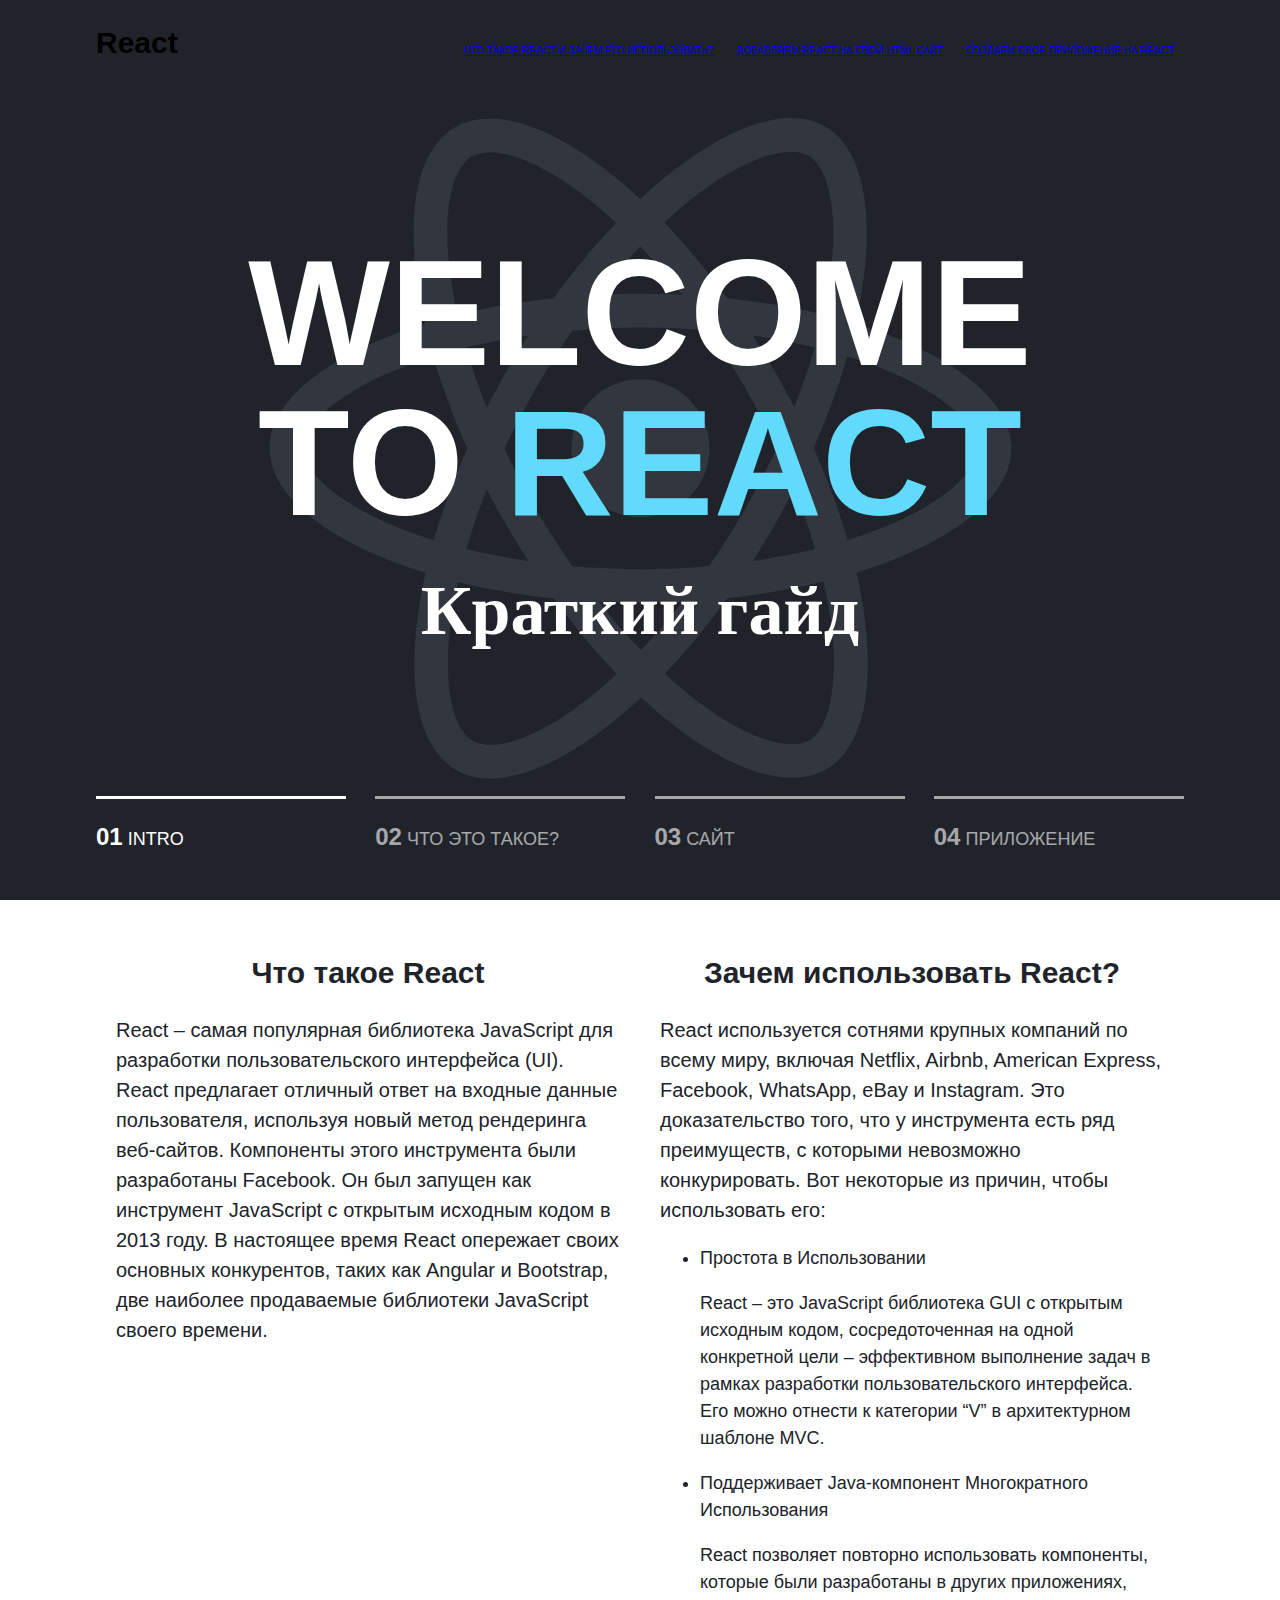
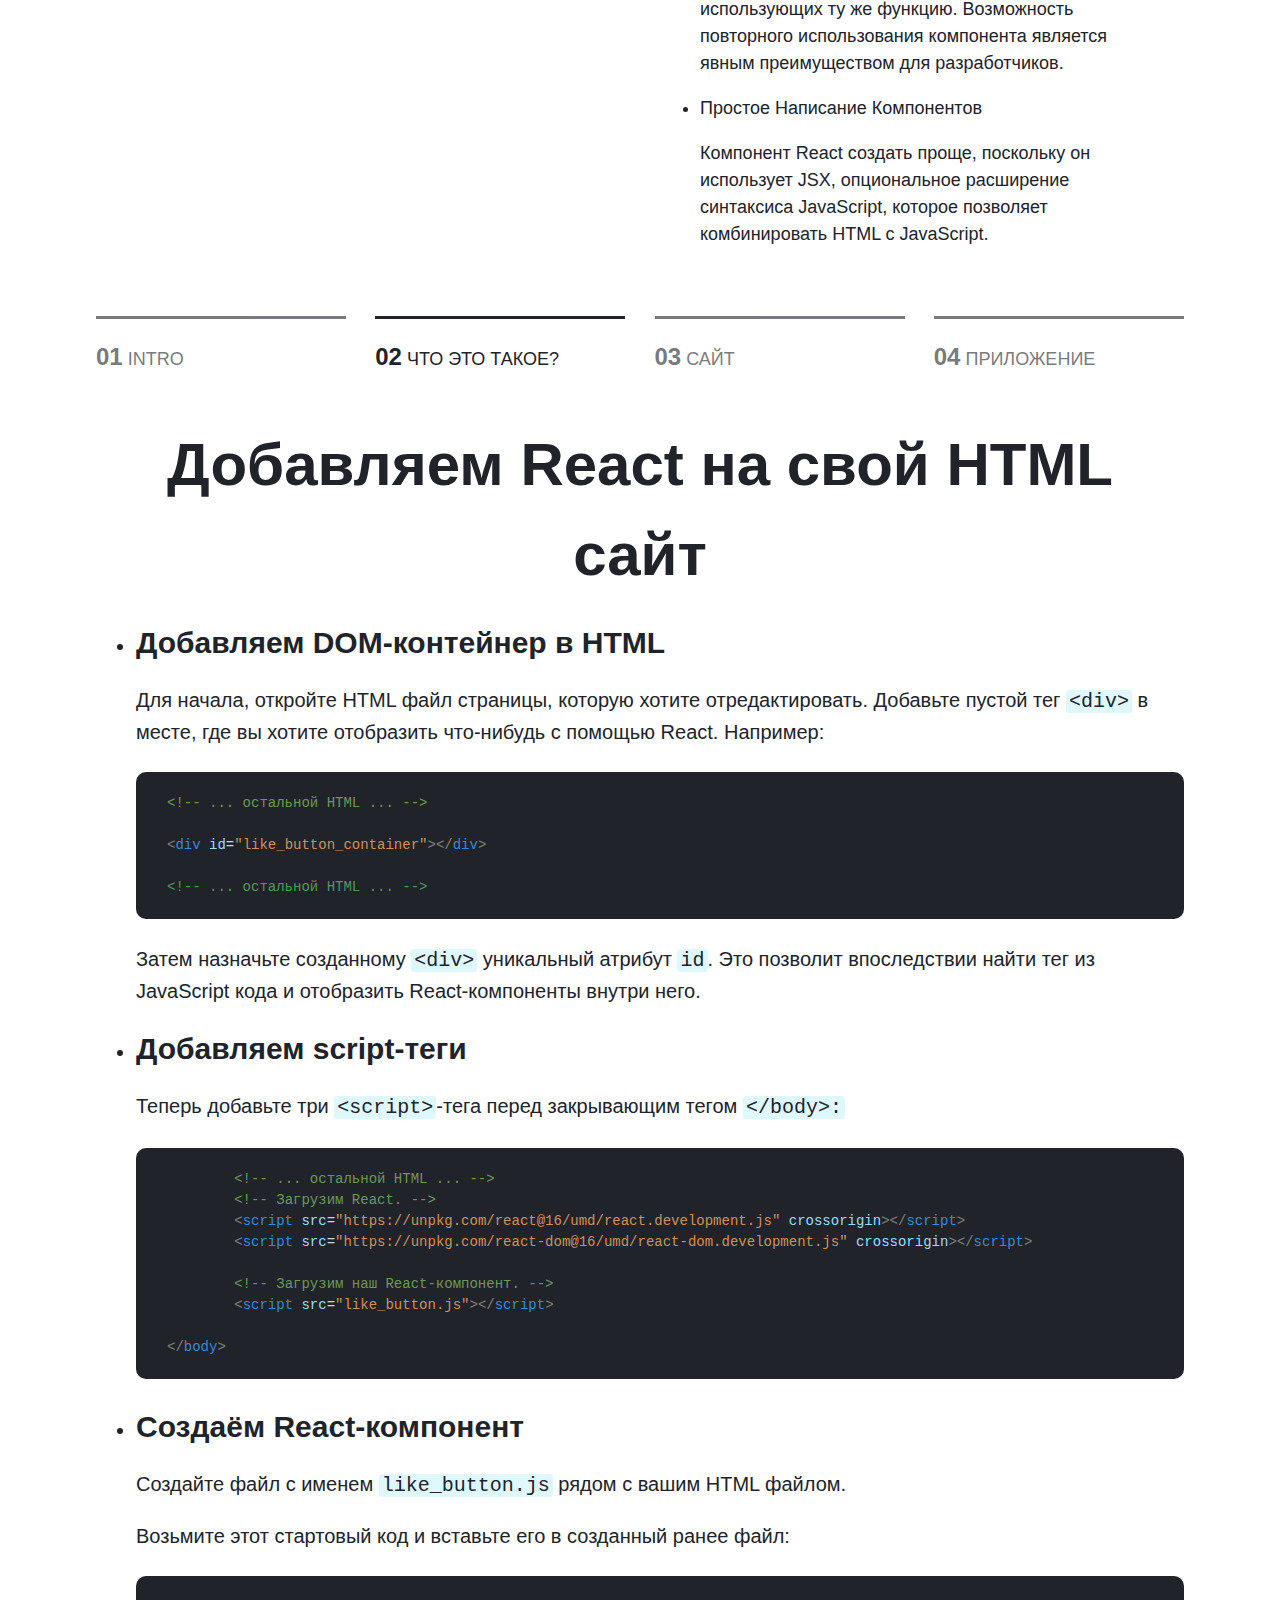
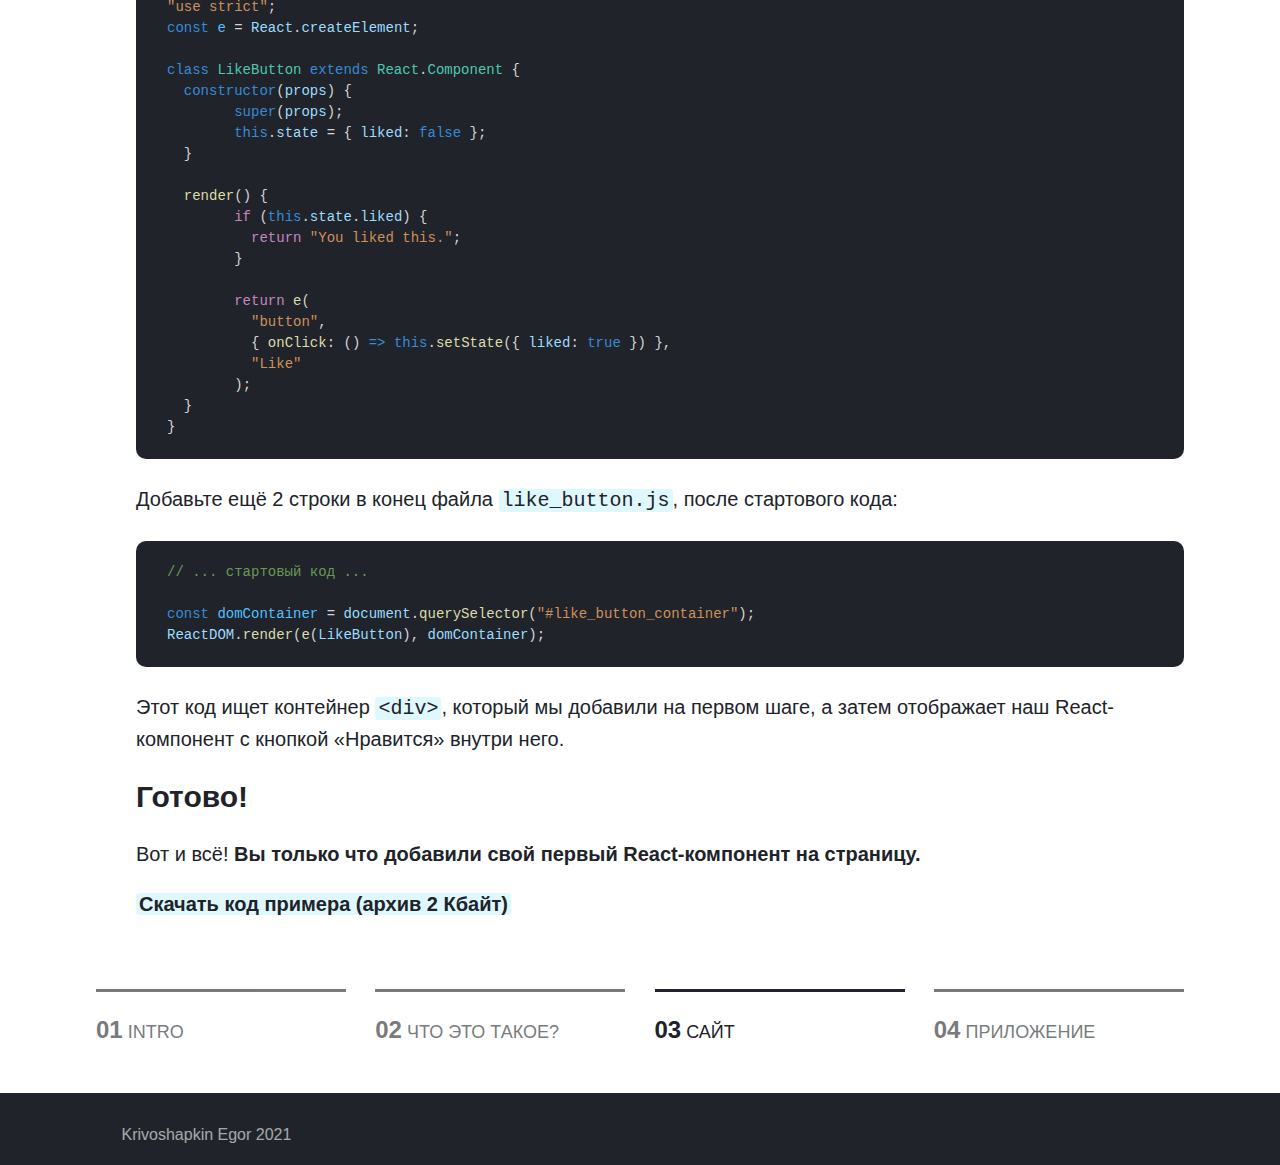
<file: React.html>
<html lang="en">
	<head>
		<meta charset="UTF-8">
		<link href="CSS/React.css" rel="stylesheet">
		<title>
			React
		</title>
	</head>
	<body>
		<div class="page">
			<header class="header">
				<div class="container">
					<div class="header__inner">
						<div class="header__logo" href="#">React</div>

						<nav class="nav">
							<a class="nav__link" href="#what">Что такое React и зачем его использовать?</a>
							<a class="nav__link" href="#html">Добавляем React на свой HTML сайт</a>
							<a class="nav__link" href="#">Создаем свое приложение на React</a>
						</nav>
					</div>
				</div>
			</header>

			<div class="intro"><a name="intro"></a>
				<div class="container">
					<div class="intro__inner">
						<h1 class="intro__title">Welcome to <span class="colored">React</span></h1>
						<h2 class="intro__subtitle">Краткий гайд</h2>
					</div>
				</div>

				<div class="slider" style="position: absolute;">
					<div class="container">
						<div class="slider__inner">
							<div class="slider__item__intro active">
								<span class="slider__num">01</span>
								Intro
							</div>
							<div class="slider__item__intro">
								<span class="slider__num">02</span>
								Что это такое?
							</div>
							<div class="slider__item__intro">
								<span class="slider__num">03</span>
								Сайт
							</div>
							<div class="slider__item__intro">
								<span class="slider__num">04</span>
								Приложение
							</div>
						</div>
					</div>
				</div>
			</div>

			<div class="what"><a name="what"></a>
				<div class="container">
					<div class="what__item">
						<h1 class="what__title">Что такое React</h1>
						<p class="what__text">
								React – самая популярная библиотека JavaScript для разработки пользовательского интерфейса (UI). React предлагает отличный ответ на входные данные пользователя, используя новый метод рендеринга веб-сайтов.
								Компоненты этого инструмента были разработаны Facebook. Он был запущен как инструмент JavaScript с открытым исходным кодом в 2013 году. В настоящее время React опережает своих основных конкурентов, таких как Angular и Bootstrap, две наиболее продаваемые библиотеки JavaScript своего времени.
						</p>
					</div>
					<div class="what__item">
						<h1 class="what__title">Зачем использовать React?</h1>
						<p class="what__text">
							React используется сотнями крупных компаний по всему миру, включая Netflix, Airbnb, American Express, Facebook, WhatsApp, eBay и Instagram. Это доказательство того, что у инструмента есть ряд преимуществ, с которыми невозможно конкурировать. Вот некоторые из причин, чтобы использовать его:
							<ul class="what__list">
								<li>
									Простота в Использовании
									<p>
										React – это JavaScript библиотека GUI с открытым исходным кодом, сосредоточенная на одной конкретной цели – эффективном выполнение задач в рамках разработки пользовательского интерфейса. Его можно отнести к категории “V” в архитектурном шаблоне MVC.
									</p>
								</li>
								<li>
									Поддерживает Java-компонент Многократного Использования
									<p>
										React позволяет повторно использовать компоненты, которые были разработаны в других приложениях, использующих ту же функцию. Возможность повторного использования компонента является явным преимуществом для разработчиков.
									</p>
								</li>
								<li>
									Простое Написание Компонентов
									<p>
										Компонент React создать проще, поскольку он использует JSX, опциональное расширение синтаксиса JavaScript, которое позволяет комбинировать HTML с JavaScript.
									</p>
								</li>
							</ul>
						</p>
					</div>
				</div>

				<div class="slider">
					<div class="container">
						<div class="slider__inner">
							<div class="slider__item">
								<span class="slider__num">01</span>
								Intro
							</div>
							<div class="slider__item active">
								<span class="slider__num">02</span>
								Что это такое?
							</div>
							<div class="slider__item">
								<span class="slider__num">03</span>
								Сайт
							</div>
							<div class="slider__item">
								<span class="slider__num">04</span>
								Приложение
							</div>
						</div>
					</div>
				</div>
			</div>

			<div class="html"><a name="html"></a>
				<div class="container">
					<div class="html__text">
						<h1 class="html__title">Добавляем React на свой HTML сайт</h1>
						<ul class="html__text">
							<li>
								<h1 class="html__subtitle">Добавляем DOM-контейнер в HTML</h1>
								<p>Для начала, откройте HTML файл страницы, которую хотите отредактировать. Добавьте пустой тег <code class="code">&ltdiv></code> в месте, где вы хотите отобразить что-нибудь с помощью React. Например:</p>
								<div class="frame">
									<pre style="margin: 1rem;">
										<code>
<span style="color:#6b9955; ">&lt;!-- ... остальной HTML ... --></span>
										
<span style="color:#808073; ">&lt;</span><span style="color:#358bd6; ">div </span><span style="color:#9cdcfe; ">id</span><span style="color:#d4d4d4; ">=</span><span style="color:#ce915b; ">"like_button_container"</span><span style="color:#808073; ">></span><span style="color:#808073; ">&lt;/</span><span style="color:#358bd6; ">div</span><span style="color:#808073; ">></span>
										
<span style="color:#529956 ">&lt;!-- ... остальной HTML ... --></span>
										</code></pre>
								</div>
								<p>Затем назначьте созданному <code class="code">&ltdiv></code> уникальный атрибут <code class="code">id</code>. Это позволит впоследствии найти тег из JavaScript кода и отобразить React-компоненты внутри него.</p>
							</li>
							<li>
								<h1 class="html__subtitle">Добавляем script-теги</h1>
								<p>Теперь добавьте три <code class="code">&ltscript></code>-тега перед закрывающим тегом <code class="code">&lt/body>:</code></p>
								<div class="frame">
									<pre style="margin: 1rem;">
										<code>
	<span style="color:#6b9955; ">&lt;!-- ... остальной HTML ... --&gt;</span>
	<span style="color:#6b9955; ">&lt;!-- Загрузим React. --&gt;</span>
	<span style="color:#808073; ">&lt;</span><span style="color:#358bd6; ">script </span><span style="color:#9cdcfe; ">src</span><span style="color:#d4d4d4; ">=</span><span style="color:#ce915b; ">"https://unpkg.com/react@16/umd/react.development.js"</span><span style="color:#9cdcfe; "> crossorigin</span></span><span style="color:#808073; ">&gt;</span><span style="color:#808073; ">&lt;/</span><span style="color:#358bd6; ">script</span><span style="color:#808073; ">&gt;</span>
	<span style="color:#808073; ">&lt;</span><span style="color:#358bd6; ">script </span><span style="color:#9cdcfe; ">src</span><span style="color:#d4d4d4; ">=</span><span style="color:#ce915b; ">"https://unpkg.com/react-dom@16/umd/react-dom.development.js"</span><span style="color:#9cdcfe; "> crossorigin</span></span><span style="color:#808073; ">&gt;</span><span style="color:#808073; ">&lt;/</span><span style="color:#358bd6; ">script</span><span style="color:#808073; ">&gt;</span>

	<span style="color:#6b9955; ">&lt;!-- Загрузим наш React-компонент. --&gt;</span>
	<span style="color:#808073; ">&lt;</span><span style="color:#358bd6; ">script </span><span style="color:#9cdcfe; ">src</span><span style="color:#d4d4d4; ">=</span><span style="color:#ce915b; ">"like_button.js"</span><span style="color:#808073; ">&gt;</span><span style="color:#808073; ">&lt;/</span><span style="color:#358bd6; ">script</span><span style="color:#808073; ">&gt;</span>

<span style="color:#808073; ">&lt;/</span><span style="color:#358bd6; ">body</span><span style="color:#808073; ">&gt;</span>	
										</code></pre>
								</div>
							</li>
							<li>
								<h1 class="html__subtitle">Создаём React-компонент</h1>
								<p>Создайте файл с именем <code class="code">like_button.js</code> рядом с вашим HTML файлом.</p>
								<p>Возьмите этот стартовый код и вставьте его в созданный ранее файл:</p>
								<div class="frame">
									<pre style="margin: 1rem;">
										<code>
<span style="color:#ce915b; ">"use strict"</span><span style="color:#d4d4d4; ">;</span>
<span style="color:#358bd6; ">const</span><span style="color:#4fc1ff; "> e </span><span style="color:#d4d4d4; ">=</span><span style="color:#9cdcfe; "> React</span><span style="color:#d4d4d4; ">.</span><span style="color:#9cdcfe; ">createElement</span><span style="color:#d4d4d4; ">;</span>

<span style="color:#358bd6; ">class</span><span style="color:#4ec9b0; "> LikeButton </span><span style="color:#358bd6; ">extends</span><span style="color:#4ec9b0; "> React</span><span style="color:#d4d4d4; ">.</span><span style="color:#4ec9b0; ">Component </span><span style="color:#d4d4d4; ">{</span>
  <span style="color:#358bd6; ">constructor</span><span style="color:#d4d4d4; ">(</span><span style="color:#9cdcfe; ">props</span><span style="color:#d4d4d4; ">)</span> <span style="color:#d4d4d4; ">{</span>
	<span style="color:#358bd6; ">super</span><span style="color:#d4d4d4; ">(</span><span style="color:#9cdcfe; ">props</span><span style="color:#d4d4d4; ">)</span><span style="color:#d4d4d4; ">;</span>
	<span style="color:#358bd6; ">this</span><span style="color:#d4d4d4; ">.</span><span style="color:#9cdcfe; ">state </span><span style="color:#d4d4d4; ">=</span> <span style="color:#d4d4d4; ">{</span><span style="color:#9cdcfe; "> liked</span><span style="color:#d4d4d4; ">:</span> <span style="color:#358bd6; ">false</span> <span style="color:#d4d4d4; ">}</span><span style="color:#d4d4d4; ">;</span>
  <span style="color:#d4d4d4; ">}</span>

  <span style="color:#dcdcaa">render</span><span style="color:#d4d4d4; ">(</span><span style="color:#d4d4d4; ">)</span> <span style="color:#d4d4d4; ">{</span>
	<span style="color:#c586c0; ">if</span> <span style="color:#d4d4d4; ">(</span><span style="color:#358bd6; ">this</span><span style="color:#d4d4d4; ">.</span><span style="color:#9cdcfe; ">state</span><span style="color:#d4d4d4; ">.</span><span style="color:#9cdcfe; ">liked</span><span style="color:#d4d4d4; ">)</span> <span style="color:#d4d4d4; ">{</span>
	  <span style="color:#c586c0; ">return</span> <span style="color:#ce915b; ">"You liked this."</span><span style="color:#d4d4d4; ">;</span>
	<span style="color:#d4d4d4; ">}</span>

	<span style="color:#c586c0; ">return</span><span style="color:#dcdcaa"> e</span><span style="color:#d4d4d4; ">(</span>
	  <span style="color:#ce915b; ">"button"</span><span style="color:#d4d4d4; ">,</span>
	  <span style="color:#d4d4d4; ">{</span><span style="color:#dcdcaa"> onClick</span><span style="color:#d4d4d4; ">:</span> <span style="color:#d4d4d4; ">(</span><span style="color:#d4d4d4; ">)</span> <span style="color:#358bd6; ">=</span><span style="color:#358bd6; ">&gt;</span> <span style="color:#358bd6; ">this</span><span style="color:#d4d4d4; ">.</span><span style="color:#dcdcaa">setState</span><span style="color:#d4d4d4; ">(</span><span style="color:#d4d4d4; ">{</span><span style="color:#9cdcfe; "> liked</span><span style="color:#d4d4d4; ">:</span> <span style="color:#358bd6; ">true</span> <span style="color:#d4d4d4; ">}</span><span style="color:#d4d4d4; ">)</span> <span style="color:#d4d4d4; ">}</span><span style="color:#d4d4d4; ">,</span>
	  <span style="color:#ce915b; ">"Like"</span>
	<span style="color:#d4d4d4; ">)</span><span style="color:#d4d4d4; ">;</span>
  <span style="color:#d4d4d4; ">}</span>
<span style="color:#d4d4d4; ">}</span>
										</code></pre>
								</div>
								<p>Добавьте ещё 2 строки в конец файла <code class="code">like_button.js</code>, после стартового кода:</p>
								<div class="frame">
									<pre style="margin: 1rem;">
										<code>
<span style="color:#6b9955; ">// ... стартовый код ...</span>

<span style="color:#358bd6; ">const</span><span style="color:#4fc1ff; "> domContainer </span><span style="color:#d4d4d4; ">=</span><span style="color:#9cdcfe; "> document</span><span style="color:#d4d4d4; ">.</span><span style="color:#dcdcaa">querySelector</span><span style="color:#d4d4d4; ">(</span><span style="color:#ce915b; ">"#like_button_container"</span><span style="color:#d4d4d4; ">)</span><span style="color:#d4d4d4; ">;</span>
<span style="color:#9cdcfe; ">ReactDOM</span><span style="color:#d4d4d4; ">.</span><span style="color:#dcdcaa">render</span><span style="color:#d4d4d4; ">(</span><span style="color:#dcdcaa">e</span><span style="color:#d4d4d4; ">(</span><span style="color:#9cdcfe; ">LikeButton</span><span style="color:#d4d4d4; ">)</span><span style="color:#d4d4d4; ">,</span><span style="color:#9cdcfe; "> domContainer</span><span style="color:#d4d4d4; ">)</span><span style="color:#d4d4d4; ">;</span>
										</code></pre>
								</div>
								<p>Этот код ищет контейнер <code class="code">&ltdiv></code>, который мы добавили на первом шаге, а затем отображает наш React-компонент с кнопкой «Нравится» внутри него.</p>
								<h1 class="html__subtitle">Готово!</h1>
								<p>Вот и всё! <b>Вы только что добавили свой первый React-компонент на страницу.</b></p>
								<p class="example"><a href="https://gist.github.com/gaearon/6668a1f6986742109c00a581ce704605/archive/f6c882b6ae18bde42dcf6fdb751aae93495a2275.zip" target="_self" rel="nofollow noopener noreferrer">Скачать код примера (архив 2 Кбайт)</a></p>
								<br>
							</li>
						</ul>
					</div>
				</div>

				<div class="slider">
					<div class="container">
						<div class="slider__inner">
							<div class="slider__item">
								<span class="slider__num">01</span>
								Intro
							</div>
							<div class="slider__item">
								<span class="slider__num">02</span>
								Что это такое?
							</div>
							<div class="slider__item  active">
								<span class="slider__num">03</span>
								Сайт
							</div>
							<div class="slider__item">
								<span class="slider__num">04</span>
								Приложение
							</div>
						</div>
					</div>
				</div>
			</div>

			<footer class="footer">
				<div class="container">
					<div class="footer__inner">
						<div class="footer__item">
							Krivoshapkin Egor 2021
						</div>
					</div>
				</div>
			</footer>
		</div>
	</body>
</html>
</file>
<file: CSS/React.css>
/*Main*/

body{
    margin: 0;
	font-size: 16px;
	font-style: normal;
	font-weight: 400;
	font-family: 'Segoe UI', Tahoma, Geneva, Verdana, sans-serif,sans-serif;
    line-height: 1.5;
}

body::-webkit-scrollbar{
    width: 10px;
}

body::-webkit-scrollbar-thumb{
    background-color: #61dafb;
    border-radius: 5px;
}

body::-webkit-scrollbar-track{
    background-color: #20232a;
}

.page{
    overflow: hidden;
    min-height: 100vh;
}

*, :before, :after{
    box-sizing: border-box;
}

h1, h2, h3, h4, h5, h6{
    margin: 0;
}

.colored{
    color: #61dafb;
}

.container{
    width: 100%;
    max-width: 85%;
    margin: 0 auto;
}

/*Intro*/

.intro{
    display: flex;
    flex-direction: column;
    justify-content: center;
    width: 100%;
    height: 100vh;

    background: #20232a url("../images/logo.svg") center no-repeat;
}

.intro__inner{
    width: 100%;
    max-width: 880px;
    margin: 0 auto;
}

.intro__title{
    color: #fff;
    font-size: 150px;
    font-weight: 700;
    text-transform: uppercase;
    text-align: center;
    line-height: 1;
}

.intro__subtitle{
    margin-top: 20px;
    font-family: "Segoe print", cursive;
    font-size: 70px;
    color: #fff;
    text-align: center;
}

/*Header*/

.header{
    padding-top: 20px;
    width: 100%;
    position: fixed;
    top: 0;
    left: 0;
    right: 0;
    z-index: 1000;  
    background: #20232a;  
}

.header__inner{
    display: flex;
    justify-content: space-between;
    align-items: center;
}

.header__logo{
    margin-bottom: 15px;
    font-size: 30px;
    font-weight: 700;

    cursor: pointer;
}

.header__logo a{
    text-decoration: none;
    color: #61dafb;

    cursor: pointer;
}

/*Navigation*/

.nav{
    font-size: 10px;
    text-transform: uppercase;
}

.nav__link{
    display: inline-block;
    vertical-align: top;
    margin: 0 10px;
    position: relative;

    cursor: pointer;
}

.nav__link a{
    color: #fff;
    text-decoration: none;

    transition: color 0.1s linear;
}

.nav__link a:hover {
    color: #61dafb;  
}

.menu {
    display: none;
    position: absolute;
    min-width: 193;
    background-color: #20232a;
    list-style: none;
    padding: 0;
}

.menu a{
    text-decoration: none;
    display: block;
    margin: 10px;
}

#btn:hover .menu{
    display: block;
}

.menu:after{
    content: "";
    display: block;
    width: 100%;
    height: 3px;

    background-color: #61dafb;

    position: absolute;
    top: 100%;
    left: 0;
    z-index: 1;

    transition: opacity 0.1s linear;
}

/*Slider*/

.slider{
    width: 100%;
    
    position: relative;
    bottom: 0;
    left: 0;
    z-index: 1;
    margin-bottom: 25px;
}

.slider__inner{
    display: flex;
    justify-content: space-between;
}

.slider__item__intro{
    width: 23%;
    padding: 20px 0;

    border-top: 3px solid #fff;
    opacity: 0.6;

    font-size: 18px;
    color: #fff;
    text-transform: uppercase;
}

.slider__item__intro.active{
    opacity: 1;
}

.slider__item{
    width: 23%;
    padding: 20px 0;

    border-top: 3px solid #20232a;
    opacity: 0.6;

    font-size: 18px;
    color: #20232a;
    text-transform: uppercase;
}

.slider__item.active{
    opacity: 1;
}


.slider__num{
    font-size: 24px;
    font-weight: 700;
}

/*Footer*/

.footer{
    color: #fff ;
    background-color: #20232a;
    margin-top: auto;
    padding: 30px;
}

.footer__inner{
    width: 90%;

    display: flex;
}

.footer__item{
    width: 33%;
    opacity: 0.6;
}

/*What*/

.what{
    display: flex;
    flex-direction: column;
    justify-content: space-between;
    width: 100%;

    background: #fff;
    color: #20232a;
}

.what__item{
    float: left;
    width: 50%;
    padding: 50px 20px;
}

.what__title{
    font-size: 30px;
    text-align: center;
    margin-bottom: 10px;
}

.what__text{
    font-size: 20px;
    text-align: left;
}

.what__list{
    font-size: 18px;
    text-align: left;
}

/*HTML*/

.html{
    display: flex;
    flex-direction: column;
    justify-content: space-between;
    width: 100%;

    background: #fff;
    color: #20232a;
}

.html__title{
    font-size: 60px;
    text-align: center;
    margin-bottom: 10px;
}

.html__subtitle{
    font-size: 30px;
    margin-bottom: 10px;
}

.html__text{
    font-size: 20px;
    text-align: left;
}

/*Frame*/

.frame{
    color:#fff;
    background:#20232a;
    font-size: 14px;
    border-radius: 10px;
    margin :25px 0;
    padding: 0 15px;
}

/*Code*/

.code{
    padding: 0 3px;
    border-radius: 3px;
    background: rgba(97, 218, 251, 0.2);
}

/*Example*/

.example a{
    padding: 0 3px;
    margin: 0;
    border-radius: 3px;
    text-decoration: none;
    color: #20232a;
    background: rgba(97, 218, 251, 0.2);
    font-weight: bold;

    transition: background-color 0.1s linear;
}

.example a:hover{
    background: rgba(97, 218, 251, 0.5);

    cursor: pointer;
}

/*App*/

.app{
    display: flex;
    flex-direction: column;
    justify-content: space-between;
    width: 100%;

    background: #fff;
    color: #20232a;
}

.app__title{
    font-size: 60px;
    text-align: center;
    margin-bottom: 10px;
}

.app__subtitle{
    font-size: 30px;
    margin-bottom: 10px;
}

.app__text{
    font-size: 20px;
    text-align: left;
}

.app__links a{
    padding: 0 3px;
    margin: 0;
    border-radius: 3px;
    text-decoration: none;
    color: #20232a;
    background: rgba(97, 218, 251, 0.2);
    font-weight: bold;

    transition: background-color 0.1s linear;
}

.app__links a:hover{
    background: rgba(97, 218, 251, 0.5);

    cursor: pointer;
}

/*Conclusion*/

.conc{
    display: flex;
    flex-direction: column;
    justify-content: space-between;
    width: 100%;

    background: #fff;
    color: #20232a;
}

.conc__title{
    font-size: 60px;
    text-align: center;
    margin-bottom: 10px;
}

.conc__text{
    font-size: 20px;
    text-align: left;
}

.conc__links a{
    padding: 0 3px;
    margin: 0;
    border-radius: 3px;
    text-decoration: none;
    color: #20232a;
    background: rgba(97, 218, 251, 0.2);
    font-weight: bold;

    transition: background-color 0.1s linear;
}

.conc__links a:hover{
    background: rgba(97, 218, 251, 0.5);

    cursor: pointer;
}
</file>
